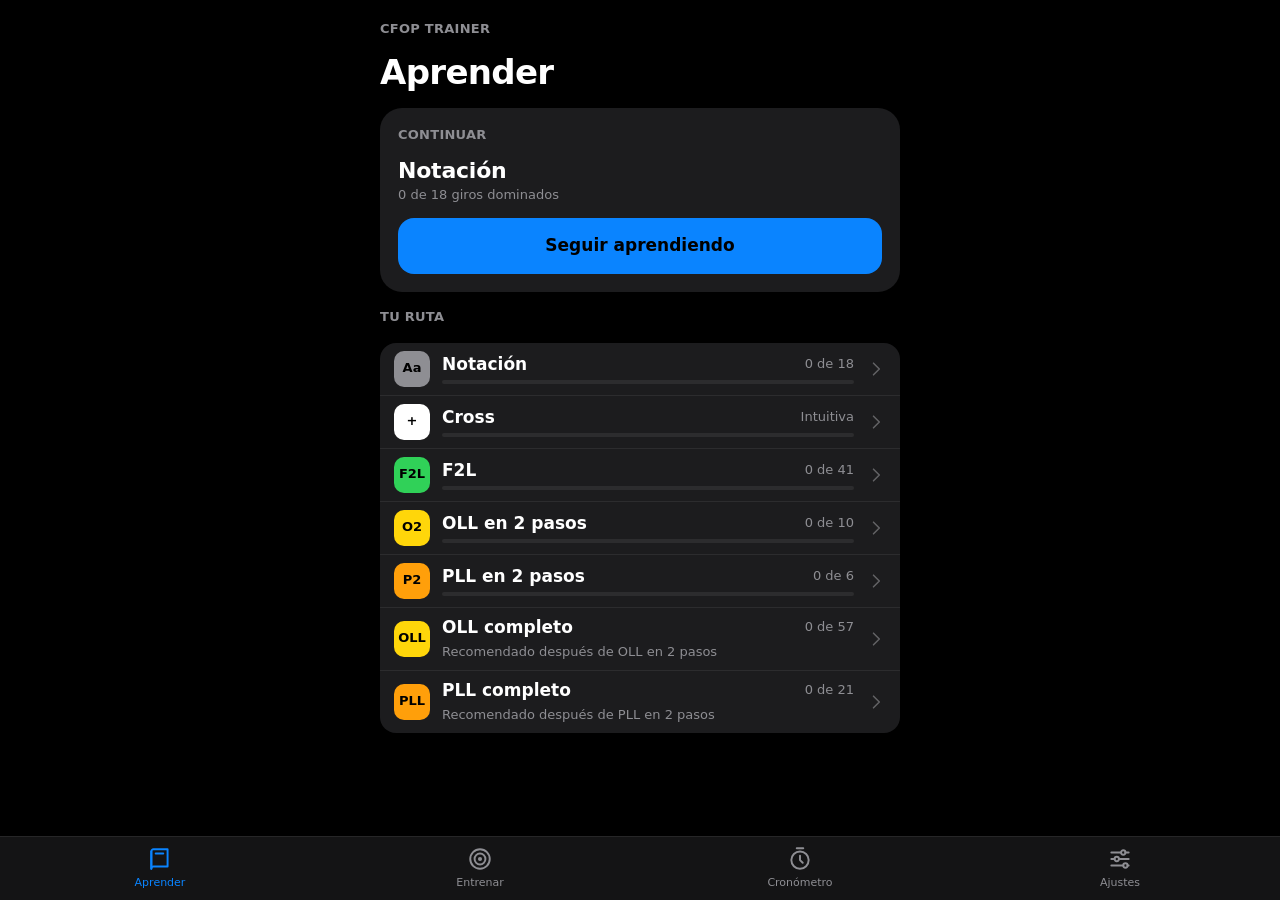
<file: index.html>
<!doctype html>
<html lang="es">
<head>
<meta charset="utf-8">
<meta name="viewport" content="width=device-width, initial-scale=1, viewport-fit=cover, user-scalable=no">
<meta name="theme-color" content="#000000">
<meta name="apple-mobile-web-app-capable" content="yes">
<meta name="mobile-web-app-capable" content="yes">
<meta name="apple-mobile-web-app-status-bar-style" content="black-translucent">
<meta name="apple-mobile-web-app-title" content="CFOP">
<title>CFOP Trainer</title>
<link rel="manifest" href="manifest.webmanifest">
<link rel="apple-touch-icon" href="icon-180.png">
<link rel="icon" type="image/png" href="icon-192.png">
<style>
:root{
  --bg:#000; --card:#1C1C1E; --card2:#2C2C2E; --line:#2C2C2E; --line2:#3A3A3C;
  --text:#fff; --muted:#8E8E93; --dim:#636366;
  --accent:#0A84FF; --accent-ink:#000; --gold:#FF9F0A; --red:#FF453A; --green:#30D158;
  --sat:env(safe-area-inset-top,0px); --sab:env(safe-area-inset-bottom,0px);
}
*{box-sizing:border-box;-webkit-tap-highlight-color:transparent}
html,body{margin:0;background:var(--bg);color:var(--text);
  font:17px/1.4 -apple-system,BlinkMacSystemFont,"SF Pro Text",system-ui,sans-serif;
  -webkit-font-smoothing:antialiased;overscroll-behavior-y:none}
button,input,select{font:inherit;color:inherit}
button{cursor:pointer}
a{color:var(--accent)}
.num{font-variant-numeric:tabular-nums}
.alg{font-weight:600;letter-spacing:.01em}
.card .chip{background:var(--card2)}
#app{min-height:100vh;min-height:100dvh}

.screen{padding:calc(var(--sat) + 20px) 20px calc(var(--sab) + 104px);display:flex;flex-direction:column;gap:16px;max-width:560px;margin:0 auto}
.screen.full{padding-bottom:calc(var(--sab) + 24px);min-height:100dvh}
.eyebrow{margin:0;font-size:13px;font-weight:600;letter-spacing:.02em;text-transform:uppercase;color:var(--muted)}
h1{margin:0;font-size:34px;line-height:1.1;font-weight:700;letter-spacing:-.02em}
h2{margin:0;font-size:22px;line-height:1.2;font-weight:700;letter-spacing:-.01em}
p{margin:0}
.muted{color:var(--muted)} .small{font-size:13px} .xs{font-size:11px}
.center{text-align:center}
.card{background:var(--card);border-radius:22px;padding:18px;display:flex;flex-direction:column;gap:14px}
.row{display:flex;justify-content:space-between;align-items:center;gap:12px}
.col{display:flex;flex-direction:column;gap:2px;min-width:0}
.grid2{display:grid;grid-template-columns:repeat(2,minmax(0,1fr));gap:10px}
.grid3{display:grid;grid-template-columns:repeat(3,minmax(0,1fr));gap:8px}
.stat{background:var(--card);border-radius:16px;padding:12px 14px;display:flex;flex-direction:column;gap:2px;min-width:0}
.stat b{font-size:20px;font-weight:700;letter-spacing:-.01em}
.stat span{font-size:13px;color:var(--muted)}

.btn{display:flex;align-items:center;justify-content:center;gap:8px;min-height:48px;padding:0 16px;border:0;border-radius:16px;
  background:var(--card2);color:var(--text);font-size:16px;font-weight:500;text-decoration:none;
  transition:transform .1s ease-out,opacity .1s ease-out;touch-action:manipulation}
.btn.primary{background:var(--accent);color:var(--accent-ink);font-weight:600;font-size:17px;min-height:56px}
.btn.big{min-height:62px;font-size:19px;border-radius:18px}
.btn.ghost{background:transparent;color:var(--accent);min-height:44px;padding:0 4px}
.btn.tint{background:var(--card);color:var(--accent)}
.btn.danger{background:transparent;color:var(--red);min-height:44px;padding:0;justify-content:flex-start}
.btn.sm{min-height:42px;font-size:15px;border-radius:12px;padding:0 12px;white-space:nowrap}
.btn:disabled{opacity:.4}
.iconbtn{width:44px;height:44px;border-radius:999px;border:0;background:var(--card);display:flex;align-items:center;justify-content:center;color:var(--text);flex:none;padding:0}
.pill{font-size:13px;font-weight:600;border-radius:999px;padding:5px 10px;background:var(--accent);color:var(--accent-ink)}
.chips{display:flex;gap:8px;flex-wrap:wrap}
.chip{font-size:16px;font-weight:600;border-radius:999px;padding:0 14px;min-height:44px;min-width:52px;border:0;background:var(--card);color:var(--text)}
.chip.on{background:#fff;color:#000}
.chip.done{color:var(--green)}

.seg{display:grid;grid-auto-flow:column;grid-auto-columns:minmax(0,1fr);gap:2px;background:var(--card);border-radius:10px;padding:2px}
.seg button{min-height:36px;border:0;border-radius:8px;background:transparent;font-size:14px;padding:0 4px}
.seg button.on{background:#48484A;font-weight:600}

.list{background:var(--card);border-radius:16px;padding:0 14px;display:flex;flex-direction:column}
.li{display:flex;align-items:center;gap:12px;min-height:52px;border:0;border-bottom:1px solid var(--line);background:transparent;text-align:left;width:100%;padding:8px 0;color:var(--text)}
.li:last-child{border-bottom:0}
.li .grow{flex:1;min-width:0;display:flex;flex-direction:column;gap:4px}
.sub{font-size:13px;color:var(--muted)}
.li .sub{display:block}
.li .chev{color:var(--dim);display:flex}
.badge{width:36px;height:36px;border-radius:10px;display:flex;align-items:center;justify-content:center;flex:none;font-weight:700;font-size:13px;color:#000}
.badge.off{background:var(--card2);color:var(--muted)}

.bar{height:4px;background:var(--card2);border-radius:999px;overflow:hidden}
.bar i{display:block;height:4px;background:var(--accent);transition:width .3s ease}

.banner{background:rgba(10,132,255,.14);border:1px solid rgba(10,132,255,.35);border-radius:18px;padding:12px 14px;display:flex;gap:12px;align-items:center}
.banner span{font-size:14px;color:#EBEBF5}

/* tab bar */
.tabbar{position:fixed;left:0;right:0;bottom:0;height:calc(64px + var(--sab));padding-bottom:var(--sab);
  background:rgba(28,28,30,.72);-webkit-backdrop-filter:blur(20px) saturate(180%);backdrop-filter:blur(20px) saturate(180%);
  border-top:1px solid rgba(255,255,255,.08);display:grid;grid-template-columns:repeat(4,1fr);z-index:10}
.tabbar button{border:0;background:transparent;display:flex;flex-direction:column;align-items:center;justify-content:center;gap:3px;font-size:11px;color:var(--muted)}
.tabbar button.on{color:var(--accent)}

/* nav */
.nav{display:flex;align-items:center;justify-content:space-between;min-height:44px;margin:-8px -4px 0}

/* sheet */
.scrim{position:fixed;inset:0;background:rgba(0,0,0,.5);z-index:20;animation:fade .2s ease-out}
.sheet{position:fixed;left:0;right:0;bottom:0;max-height:calc(100dvh - var(--sat) - 40px);overflow-y:auto;z-index:21;
  background:var(--card);border-radius:28px 28px 0 0;padding:10px 18px calc(var(--sab) + 24px);display:flex;flex-direction:column;gap:14px;
  max-width:560px;margin:0 auto;animation:up .32s cubic-bezier(.2,.9,.25,1)}
.sheet .grab{width:40px;height:5px;border-radius:999px;background:#48484A;align-self:center;flex:none}
.sheet .list{background:var(--card2)}
.sheet .li{border-bottom-color:var(--line2)}
.sheet .btn:not(.primary):not(.ghost):not(.danger){background:var(--card2)}
@keyframes up{from{transform:translateY(100%)}to{transform:none}}
@keyframes fade{from{opacity:0}to{opacity:1}}

.toast{position:fixed;left:50%;bottom:calc(var(--sab) + 84px);transform:translateX(-50%);background:#2C2C2E;color:#fff;padding:10px 16px;border-radius:14px;font-size:15px;z-index:40;animation:fade .2s;white-space:nowrap}

/* switch */
.switch{appearance:none;-webkit-appearance:none;width:51px;height:31px;border-radius:999px;background:#39393D;position:relative;flex:none;margin:0;transition:background .2s}
.switch::after{content:"";position:absolute;top:2px;left:2px;width:27px;height:27px;border-radius:999px;background:#fff;transition:transform .2s cubic-bezier(.34,1.56,.64,1)}
.switch:checked{background:var(--green)}
.switch:checked::after{transform:translateX(20px)}

/* cubo 3D */
.cubebox{position:relative;width:100%;height:280px;display:flex;align-items:center;justify-content:center;touch-action:none;user-select:none;-webkit-user-select:none}
.cubebox.sm{height:230px}
.cube-vp{width:100%;height:100%;perspective:900px;display:flex;align-items:center;justify-content:center;cursor:grab}
.cube-scene{position:relative;width:0;height:0;transform-style:preserve-3d}
.cubie{position:absolute;left:0;top:0;width:0;height:0;transform-style:preserve-3d}
.cface{position:absolute;left:calc(var(--s) / -2);top:calc(var(--s) / -2);width:var(--s);height:var(--s);background:#0b0b0c;backface-visibility:hidden;-webkit-backface-visibility:hidden;padding:calc(var(--s) * .06)}
.cface i{display:block;width:100%;height:100%;border-radius:calc(var(--s) * .14);background:transparent}
.cube-hint{position:absolute;bottom:4px;left:0;right:0;text-align:center;font-size:12px;color:var(--dim);pointer-events:none}

/* notación */
.bigmove{font-size:64px;line-height:1;font-weight:700;color:var(--accent);letter-spacing:-.02em}
.notegrid{display:grid;grid-template-columns:repeat(6,minmax(0,1fr));gap:6px}
.notegrid .chip{padding:0;min-width:0}
.tok{display:inline-flex;align-items:center;justify-content:center;min-width:40px;height:38px;padding:0 8px;border-radius:10px;background:var(--card2);font-weight:600;font-size:17px}
.qopts{display:grid;grid-template-columns:repeat(2,minmax(0,1fr));gap:10px}
.qopts .btn{min-height:68px;font-size:28px;font-weight:700}
.qopts .btn.ok{background:var(--green);color:#000}
.qopts .btn.bad{background:transparent;box-shadow:inset 0 0 0 2px var(--red);color:var(--red)}

/* cronómetro */
.scr{font-size:18px;line-height:1.6;word-spacing:4px}
.timer-big{font-size:88px;font-weight:200;letter-spacing:-.03em;line-height:1;font-variant-numeric:tabular-nums}
.timer-zone{-webkit-touch-callout:none;display:flex;flex-direction:column;align-items:center;justify-content:center;gap:8px;min-height:190px;border-radius:24px;touch-action:none;user-select:none;-webkit-user-select:none}
.timer-full{-webkit-touch-callout:none;position:fixed;inset:0;z-index:30;background:#000;display:flex;flex-direction:column;align-items:center;justify-content:center;gap:14px;touch-action:none;user-select:none;-webkit-user-select:none;padding:calc(var(--sat) + 20px) 20px calc(var(--sab) + 20px)}
.timer-full .timer-big{font-size:96px}
.timer-full.hold .timer-big{color:var(--red)}
.timer-full.ready .timer-big{color:var(--green)}
.timer-full.insp .timer-big{color:var(--gold)}
.timer-zone.hold .timer-big{color:var(--red)}
.timer-zone.ready .timer-big{color:var(--green)}

/* casos */
.thumbs{display:grid;grid-template-columns:repeat(3,minmax(0,1fr));gap:8px}
.thumb{position:relative;background:var(--card);border:0;border-radius:16px;padding:8px 4px 6px;display:flex;flex-direction:column;align-items:center;gap:2px;color:var(--text);font-size:12px;min-height:44px}
.card .thumb{background:var(--card2)}
.thumb span{color:var(--muted);font-variant-numeric:tabular-nums;line-height:1.2;text-align:center}
.thumb svg{max-width:100%;height:auto}
.sdot{position:absolute;top:7px;right:7px;width:9px;height:9px;border-radius:999px}
.sdot.static{position:static;display:inline-block}
.toks{display:flex;flex-wrap:wrap;gap:4px;justify-content:center}
.tok.auf{color:var(--muted);background:transparent;box-shadow:inset 0 0 0 1px var(--line2)}
.tok.done{color:var(--dim);background:transparent}
.tok.cur{background:var(--accent);color:#000}
button.timer-full{border:0;width:100%;color:var(--text);font:inherit;cursor:pointer}
.timer-full.insp .timer-big{color:var(--gold)}

/* respuesta al tocar (estilo iOS) */
.thumb{transition:transform .45s cubic-bezier(.34,1.56,.64,1),filter .3s ease}
.thumb.pressed{transform:scale(.95);filter:brightness(.8);transition:transform .08s ease-out,filter .08s}
.btn,.iconbtn,.chip,.tabbar button{transition:transform .45s cubic-bezier(.34,1.56,.64,1),filter .3s ease,opacity .3s ease,background-color .2s}
.btn.pressed,.iconbtn.pressed,.chip.pressed{transform:scale(.96);filter:brightness(.78);transition:transform .08s ease-out,filter .08s ease-out}
.btn.ghost.pressed,.btn.danger.pressed{transform:none;opacity:.45;filter:none}
.tabbar button.pressed{transform:scale(.88);opacity:.7;transition:transform .08s ease-out,opacity .08s}
.seg button{transition:background-color .2s ease,opacity .25s ease}
.seg button.pressed{opacity:.55;transition:opacity .05s}
.list .li{margin:0 -14px;padding-left:14px;padding-right:14px;width:calc(100% + 28px);transition:background-color .35s ease}
.li.pressed{background-color:rgba(255,255,255,.09);transition:background-color 0s}

/* transiciones entre pantallas (push/pop) */
@keyframes pushIn{from{transform:translateX(30%);opacity:0}to{transform:none;opacity:1}}
@keyframes pushOut{from{transform:none;opacity:1}to{transform:translateX(-14%);opacity:0}}
@keyframes popIn{from{transform:translateX(-14%);opacity:0}to{transform:none;opacity:1}}
@keyframes popOut{from{transform:none;opacity:1}to{transform:translateX(30%);opacity:0}}
@keyframes down{from{transform:none}to{transform:translateY(100%)}}
@keyframes fadeout{from{opacity:1}to{opacity:0}}
.tabbar{view-transition-name:tabbar}
::view-transition-group(tabbar){animation:none}
::view-transition-old(root),::view-transition-new(root){animation-duration:.2s}
html[data-nav=push]::view-transition-old(root){animation:pushOut .34s cubic-bezier(.2,.9,.25,1) both}
html[data-nav=push]::view-transition-new(root){animation:pushIn .4s cubic-bezier(.2,.9,.25,1) both}
html[data-nav=pop]::view-transition-old(root){animation:popOut .34s cubic-bezier(.2,.9,.25,1) both}
html[data-nav=pop]::view-transition-new(root){animation:popIn .4s cubic-bezier(.2,.9,.25,1) both}
.anim-push{animation:pushIn .4s cubic-bezier(.2,.9,.25,1) both}
.anim-pop{animation:popIn .4s cubic-bezier(.2,.9,.25,1) both}
.anim-fade{animation:fade .2s ease-out both}
.sheet.closing{animation:down .22s cubic-bezier(.4,0,1,1) forwards}
.scrim.closing{animation:fadeout .22s forwards}

@media (prefers-reduced-motion:reduce){
  .anim-push,.anim-pop{animation:fade .2s both}
  html[data-nav]::view-transition-old(root),html[data-nav]::view-transition-new(root){animation:none}
  .sheet.closing,.scrim.closing{animation:fadeout .15s forwards}
  .btn.pressed,.iconbtn.pressed,.chip.pressed,.tabbar button.pressed{transform:none}
  .sheet,.scrim,.toast{animation:fade .15s}
  .btn,.iconbtn,.bar i{transition:none}
}
@media (prefers-reduced-transparency:reduce){ .tabbar{background:#1C1C1E;backdrop-filter:none;-webkit-backdrop-filter:none} }

</style>
</head>
<body>
<div id="app"></div>
<script>
// CFOP Trainer — lógica pura (sin DOM). Se puede probar con node.
// Orientación de armado: U amarillo, D blanco, F verde, B azul, R naranjo, L rojo.
// Coordenadas: x hacia la derecha (R), y hacia arriba (U), z hacia el frente (F).

const COLORS = { U: '#FFD60A', D: '#FFFFFF', F: '#30D158', B: '#0A84FF', R: '#FF9F0A', L: '#FF453A' };
const FACE_NORMALS = { U: [0, 1, 0], D: [0, -1, 0], R: [1, 0, 0], L: [-1, 0, 0], F: [0, 0, 1], B: [0, 0, -1] };

// Cada movimiento: eje (0=x,1=y,2=z), capas afectadas (coordenada en ese eje)
// y cuartos de vuelta en sentido antihorario (regla de la mano derecha) para la versión "horaria".
const MOVE_DEFS = {
  R: { ax: 0, layers: [1], q: -1 }, L: { ax: 0, layers: [-1], q: 1 },
  U: { ax: 1, layers: [1], q: -1 }, D: { ax: 1, layers: [-1], q: 1 },
  F: { ax: 2, layers: [1], q: -1 }, B: { ax: 2, layers: [-1], q: 1 },
  M: { ax: 0, layers: [0], q: 1 }, E: { ax: 1, layers: [0], q: 1 }, S: { ax: 2, layers: [0], q: -1 },
  x: { ax: 0, layers: [-1, 0, 1], q: -1 }, y: { ax: 1, layers: [-1, 0, 1], q: -1 }, z: { ax: 2, layers: [-1, 0, 1], q: -1 },
  r: { ax: 0, layers: [0, 1], q: -1 }, l: { ax: 0, layers: [-1, 0], q: 1 },
  u: { ax: 1, layers: [0, 1], q: -1 }, d: { ax: 1, layers: [-1, 0], q: 1 },
  f: { ax: 2, layers: [0, 1], q: -1 }, b: { ax: 2, layers: [-1, 0], q: 1 },
};

function rotVec(v, ax, q) {
  let [x, y, z] = v;
  q = ((q % 4) + 4) % 4;
  for (let i = 0; i < q; i++) {
    if (ax === 0) [y, z] = [-z, y];
    else if (ax === 1) [z, x] = [-x, z];
    else [x, y] = [-y, x];
  }
  return [x, y, z];
}

function solved() {
  const st = [];
  for (const f of Object.keys(FACE_NORMALS)) {
    const n = FACE_NORMALS[f];
    const ax = n.findIndex(v => v !== 0);
    const others = [0, 1, 2].filter(i => i !== ax);
    for (const a of [-1, 0, 1]) for (const b of [-1, 0, 1]) {
      const p = [0, 0, 0];
      p[ax] = n[ax]; p[others[0]] = a; p[others[1]] = b;
      st.push({ p, n: n.slice(), c: f });
    }
  }
  return st;
}

// "R'" → {base:'R', turns:-1}; acepta ' ’ ′ y Rw como r
function parseMove(tok) {
  let t = tok.trim().replace(/[’′`]/g, "'");
  let m = /^([RLUDFBMESxyz])(w?)(2'|2|'|)$/.exec(t) || /^([rludfb])()(2'|2|'|)$/.exec(t);
  if (!m) throw new Error('Movimiento no válido: ' + tok);
  let base = m[1];
  if (m[2] === 'w') base = base.toLowerCase();
  const suf = m[3];
  const turns = suf === "'" ? -1 : (suf === '2' || suf === "2'") ? 2 : 1;
  return { base, turns, def: MOVE_DEFS[base] };
}

function parseAlg(alg) {
  return alg.trim().split(/\s+/).filter(Boolean).map(parseMove);
}

function moveToString(m) {
  return m.base + (m.turns === -1 ? "'" : m.turns === 2 ? '2' : '');
}

function applyMove(st, mv) {
  const m = typeof mv === 'string' ? parseMove(mv) : mv;
  const { ax, layers, q } = m.def;
  const qq = q * m.turns;
  return st.map(s => layers.includes(s.p[ax])
    ? { p: rotVec(s.p, ax, qq), n: rotVec(s.n, ax, qq), c: s.c }
    : s);
}

function applyAlg(st, alg) {
  for (const m of (typeof alg === 'string' ? parseAlg(alg) : alg)) st = applyMove(st, m);
  return st;
}

function invertAlg(alg) {
  return parseAlg(alg).reverse().map(m => moveToString({ base: m.base, turns: m.turns === 2 ? 2 : -m.turns })).join(' ');
}

function key(s) { return s.p.join(',') + '|' + s.n.join(','); }
function stateMap(st) { const m = {}; for (const s of st) m[key(s)] = s.c; return m; }
function sameState(a, b) {
  const ma = stateMap(a), mb = stateMap(b);
  return Object.keys(ma).every(k => ma[k] === mb[k]);
}
function isSolved(st) {
  // resuelto si cada cara tiene un solo color (admite cubo girado)
  const byFace = {};
  for (const s of st) { const k = s.n.join(','); (byFace[k] = byFace[k] || new Set()).add(s.c); }
  return Object.values(byFace).every(set => set.size === 1);
}

// Mezcla aleatoria de caras (sin repetir cara ni A B A con caras opuestas)
const OPP = { U: 'D', D: 'U', R: 'L', L: 'R', F: 'B', B: 'F' };
function scramble(len = 20, rnd = Math.random) {
  const faces = 'UDRLFB', sufs = ['', "'", '2'];
  const out = [];
  while (out.length < len) {
    const f = faces[Math.floor(rnd() * 6)];
    const last = out[out.length - 1], prev = out[out.length - 2];
    if (last && last[0] === f) continue;
    if (last && prev && OPP[f] === last[0] && prev[0] === f) continue;
    out.push(f + sufs[Math.floor(rnd() * 3)]);
  }
  return out.join(' ');
}

// ---- Tiempos (ms). penalty: 0 | 2 (+2) | 'dnf'
function effTime(s) {
  if (s.penalty === 'dnf') return Infinity;
  return s.ms + (s.penalty === 2 ? 2000 : 0);
}
function fmtTime(ms) {
  if (ms === Infinity) return 'DNF';
  if (ms == null || isNaN(ms)) return '—';
  const cs = Math.floor(ms / 10);
  const m = Math.floor(cs / 6000), s = Math.floor((cs % 6000) / 100), c = cs % 100;
  const cc = String(c).padStart(2, '0');
  return m > 0 ? `${m}:${String(s).padStart(2, '0')},${cc}` : `${s},${cc}`;
}
function fmtSolve(s) {
  if (s.penalty === 'dnf') return 'DNF';
  return fmtTime(effTime(s)) + (s.penalty === 2 ? '+' : '');
}
// Promedio de n (WCA): se quitan el mejor y el peor (5% en ambos extremos, mínimo 1)
function avgOf(solves, n) {
  if (solves.length < n) return null;
  const t = solves.slice(0, n).map(effTime).sort((a, b) => a - b);
  const cut = Math.max(1, Math.ceil(n * 0.05));
  const mid = t.slice(cut, n - cut);
  if (mid.some(v => v === Infinity)) return Infinity;
  return mid.reduce((a, b) => a + b, 0) / mid.length;
}
function bestOf(solves) {
  let b = null;
  for (const s of solves) { const e = effTime(s); if (e !== Infinity && (b === null || e < b)) b = e; }
  return b;
}
function bestAvg(solves, n) {
  let best = null;
  for (let i = 0; i + n <= solves.length; i++) {
    const a = avgOf(solves.slice(i), n);
    if (a !== null && a !== Infinity && (best === null || a < best)) best = a;
  }
  return best;
}

// ---- Notación
const FACE_MOVES = ['R', 'L', 'U', 'D', 'F', 'B'];
const NOTATION_GROUPS = [
  { id: 'caras', title: 'Caras', moves: FACE_MOVES },
  { id: 'medio', title: 'Capas del medio', moves: ['M', 'E', 'S'] },
  { id: 'giros', title: 'Girar el cubo completo', moves: ['x', 'y', 'z'] },
  { id: 'dobles', title: 'Dos capas (minúscula o w)', moves: ['r', 'l', 'u', 'd', 'f', 'b'] },
];
const MOVE_INFO = {
  R: ['Derecha', 'Gira la cara derecha en sentido horario, mirándola de frente: la columna derecha sube.'],
  L: ['Izquierda', 'Gira la cara izquierda en sentido horario, mirándola de frente: la columna izquierda baja.'],
  U: ['Arriba', 'Gira la cara de arriba en sentido horario, mirándola desde arriba: la fila de adelante se va hacia la izquierda.'],
  D: ['Abajo', 'Gira la cara de abajo en sentido horario, mirándola desde abajo: la fila de adelante se va hacia la derecha.'],
  F: ['Frente', 'Gira la cara del frente en sentido horario, como un volante hacia la derecha.'],
  B: ['Atrás', 'Gira la cara de atrás en sentido horario, mirándola desde atrás: la fila de arriba se va hacia la izquierda.'],
  M: ['Medio (M)', 'La capa del medio entre R y L. Gira igual que L: la columna del medio baja.'],
  E: ['Ecuador (E)', 'La capa horizontal del medio. Gira igual que D: la fila del medio se va hacia la derecha.'],
  S: ['Standing (S)', 'La capa del medio entre F y B. Gira igual que F.'],
  x: ['Girar en x', 'Gira el cubo completo igual que R: el frente pasa a ser la cara de arriba.'],
  y: ['Girar en y', 'Gira el cubo completo igual que U: la cara derecha pasa al frente.'],
  z: ['Girar en z', 'Gira el cubo completo igual que F: la cara de arriba pasa a la derecha.'],
  r: ['Doble derecha', 'Las dos capas de la derecha juntas (R más la del medio). También se escribe Rw.'],
  l: ['Doble izquierda', 'Las dos capas de la izquierda juntas (L más la del medio). También se escribe Lw.'],
  u: ['Doble arriba', 'Las dos capas de arriba juntas (U más la del medio). También se escribe Uw.'],
  d: ['Doble abajo', 'Las dos capas de abajo juntas (D más la del medio). También se escribe Dw.'],
  f: ['Doble frente', 'Las dos capas del frente juntas (F más la del medio). También se escribe Fw.'],
  b: ['Doble atrás', 'Las dos capas de atrás juntas (B más la del medio). También se escribe Bw.'],
};
function suffixText(suf) {
  return suf === "'" ? 'Al revés: sentido antihorario.' : suf === '2' ? 'Media vuelta (180°). Da lo mismo el sentido.' : 'Sentido horario.';
}
function allVariants(moves) { const out = []; for (const m of moves) out.push(m, m + "'", m + '2'); return out; }

// Opciones confundibles para la práctica: mismo movimiento al revés, cara opuesta, etc.
function quizOptions(move, pool, rnd = Math.random) {
  const m = parseMove(move);
  const base = m.base, suf = move.slice(base.length);
  const cands = new Set();
  const inv = suf === "'" ? '' : suf === '2' ? "'" : "'";
  cands.add(base + inv);
  const opp = { R: 'L', L: 'R', U: 'D', D: 'U', F: 'B', B: 'F', M: 'L', E: 'D', S: 'F', x: 'R', y: 'U', z: 'F', r: 'R', l: 'L', u: 'U', d: 'D', f: 'F', b: 'B' }[base];
  if (opp) cands.add(opp + suf);
  if (opp) cands.add(opp + inv);
  for (const p of pool) if (cands.size < 8) cands.add(p);
  cands.delete(move);
  const arr = [...cands];
  for (let i = arr.length - 1; i > 0; i--) { const j = Math.floor(rnd() * (i + 1)); [arr[i], arr[j]] = [arr[j], arr[i]]; }
  const opts = [move, ...arr.slice(0, 3)];
  for (let i = opts.length - 1; i > 0; i--) { const j = Math.floor(rnd() * (i + 1)); [opts[i], opts[j]] = [opts[j], opts[i]]; }
  return opts;
}

// Un movimiento está "dominado" con 3 aciertos seguidos
function moveMastered(rec) { return !!rec && rec.streak >= 3; }


// ---- Casos: estado inicial a partir del algoritmo (admite algoritmos que terminan con el cubo girado)
const ROTATIONS = ['', 'y', 'y2', "y'", 'x', 'x y', 'x y2', "x y'", 'x2', 'x2 y', 'x2 y2', "x2 y'", "x'", "x' y", "x' y2", "x' y'", 'z', 'z y', 'z y2', "z y'", "z'", "z' y", "z' y2", "z' y'"];
function faceOfNormal(n) { for (const f in FACE_NORMALS) if (FACE_NORMALS[f].join() === n.join()) return f; }
function centersHome(st) { return st.every(s => (s.p[0] !== 0) + (s.p[1] !== 0) + (s.p[2] !== 0) !== 1 || faceOfNormal(s.n) === s.c); }
const _caseCache = {};
const UPOW = ['', 'U', 'U2', "U'"];
function caseState(alg, k = 0) {
  const key = alg + '#' + k;
  if (_caseCache[key]) return _caseCache[key];
  const inv = invertAlg(alg);
  for (const r of ROTATIONS) {
    const t = applyAlg(solved(), [UPOW[k], r, inv].filter(Boolean).join(' '));
    if (centersHome(t)) return (_caseCache[key] = t);
  }
  return (_caseCache[key] = applyAlg(solved(), inv));
}
function displacedTop(st) {
  const g = {}; for (const s of st) if (s.p[1] === 1) { const k = s.p.join(','); (g[k] = g[k] || []).push(s); }
  let n = 0;
  for (const k in g) { if (g[k].length === 1) continue; if (g[k].some(s => s.c !== faceOfNormal(s.n))) n++; }
  return n;
}
// Para PLL se eligen los giros de U antes y después que dejan el diagrama más simple (como en las guías)
const _setupCache = {};
function caseSetup(c) {
  if (_setupCache[c.id]) return _setupCache[c.id];
  let best = { state: caseState(c.alg), pre: '', post: '', score: Infinity };
  if (c.set === 'pll' || c.set === 'pll2') {
    for (let k = 0; k < 4; k++) for (let j = 0; j < 4; j++) {
      let st = caseState(c.alg, k);
      if (j) st = applyAlg(st, UPOW[j]);
      const score = displacedTop(st) * 10 + (j ? 1 : 0) + (k ? 1 : 0);
      if (score < best.score) best = { state: st, pre: j ? invertAlg(UPOW[j]) : '', post: k ? invertAlg(UPOW[k]) : '', score };
    }
  }
  best.full = [best.pre, c.alg, best.post].filter(Boolean).join(' ');
  return (_setupCache[c.id] = best);
}

// Quita los giros de cubo (x, y, z) reescribiendo los movimientos siguientes; sirve para "preparar el caso"
function stripRotations(alg) {
  const I = [[1, 0, 0], [0, 1, 0], [0, 0, 1]];
  let M = I.map(r => r.slice()); // columnas: dirección en el espacio de cada eje del que sostiene el cubo
  const col = (A, j) => [A[0][j], A[1][j], A[2][j]];
  const mul = (A, B) => A.map((r, i) => [0, 1, 2].map(j => r[0] * B[0][j] + r[1] * B[1][j] + r[2] * B[2][j]));
  const rotMat = (ax, q) => { const c = [0, 1, 2].map(j => rotVec(col(I, j), ax, q)); return [0, 1, 2].map(i => [c[0][i], c[1][i], c[2][i]]); };
  const out = [];
  for (const m of parseAlg(alg)) {
    const { ax, layers, q } = m.def;
    if (layers.length === 3) { M = mul(M, rotMat(ax, -q * m.turns)); continue; }
    const v = col(M, ax); const sax = v.findIndex(x => x !== 0), sg = v[sax];
    const L2 = layers.map(l => l * sg).sort().join(',');
    const qq = q * m.turns * sg;
    const base = Object.keys(MOVE_DEFS).find(b => MOVE_DEFS[b].ax === sax && MOVE_DEFS[b].layers.slice().sort().join(',') === L2);
    let t = ((qq / MOVE_DEFS[base].q) % 4 + 4) % 4;
    out.push(base + (t === 1 ? '' : t === 2 ? '2' : "'"));
  }
  return out.join(' ');
}
function simplify(alg) {
  const ms = parseAlg(alg); const out = [];
  for (const m of ms) {
    const last = out[out.length - 1];
    if (last && last.base === m.base) {
      const t = ((last.turns + m.turns) % 4 + 4) % 4;
      out.pop(); if (t) out.push({ base: m.base, turns: t === 3 ? -1 : t, def: m.def });
    } else out.push(m);
  }
  return out.map(moveToString).join(' ');
}
// Movimientos para dejar el caso desde un cubo armado (con un giro de U al azar)
function practiceSetup(c, extraU = 0) {
  const su = caseSetup(c);
  const seq = stripRotations(invertAlg(su.full)) + (extraU ? ' ' + UPOW[extraU] : '');
  const state = applyAlg(solved(), seq);
  return { moves: simplify(seq), state, pre: extraU ? invertAlg(UPOW[extraU]) : '' };
}

// ---- Máscaras de color (qué stickers se muestran grises)
const GRAY = '#48484A';
function pieceColorMap(st) { const g = {}; for (const s of st) { const k = s.p.join(','); (g[k] = g[k] || []).push(s.c); } return g; }
function maskColor(mode, s, pieceCols) {
  const hasU = pieceCols.includes('U');
  const isCorner = pieceCols.length === 3, isEdge = pieceCols.length === 2;
  if (mode === 'f2l') {
    const k = pieceCols.slice().sort().join('');
    if (hasU && k !== 'DFR' && k !== 'FR') return GRAY;
    return COLORS[s.c];
  }
  if (mode === 'oll' || mode === 'olledge') {
    if (!hasU) return COLORS[s.c];
    if (mode === 'olledge' && isCorner) return GRAY;
    return s.c === 'U' ? COLORS.U : GRAY;
  }
  if (mode === 'pllcorner') {
    if (hasU && isEdge) return s.c === 'U' ? COLORS.U : GRAY;
    return COLORS[s.c];
  }
  if (mode === 'cross') {
    // solo la cruz blanca y los centros
    const k = pieceCols.slice().sort().join('');
    if (pieceCols.length === 1) return COLORS[s.c];
    if (isEdge && pieceCols.includes('D')) return COLORS[s.c];
    return GRAY;
  }
  return COLORS[s.c];
}
function maskedColors(st, mode) {
  const g = pieceColorMap(st);
  return st.map(s => maskColor(mode, s, g[s.p.join(',')]));
}
const MASK_OF_SET = { f2l: 'f2l', oll: 'oll', oll2: 'oll', pll: null, pll2: null };
function caseMask(c) { return c.mask || MASK_OF_SET[c.set] || null; }

// ---- Diagramas SVG (texto), sin DOM
function isoSVG(st, mode, size = 96) {
  const cols = maskedColors(st, mode);
  const c30 = Math.cos(Math.PI / 6);
  const proj = (x, y, z) => [(x - z) * c30, (x + z) * 0.5 - y];
  const polys = [];
  st.forEach((s, i) => {
    const n = s.n;
    if (!((n[1] === 1) || (n[0] === 1) || (n[2] === 1))) return;
    const ax = n.findIndex(v => v !== 0);
    const center = s.p.slice(); center[ax] = 1.5;
    const t = [0, 1, 2].filter(j => j !== ax);
    const h = 0.43;
    const pts = [[-h, -h], [h, -h], [h, h], [-h, h]].map(([a, b]) => { const q = center.slice(); q[t[0]] += a; q[t[1]] += b; return proj(q[0], q[1], q[2]); });
    polys.push({ pts, col: cols[i], shade: n[1] === 1 ? 1 : n[2] === 1 ? 0.86 : 0.72 });
  });
  const minx = -1.5 * 2 * c30 - 0.25, maxx = 1.5 * 2 * c30 + 0.25, miny = -1.5 * 1 - 1.5 - 0.25, maxy = 1.5 + 1.5 + 0.25;
  const sc = size / (maxx - minx), H = (maxy - miny) * sc;
  const T = ([x, y]) => `${((x - minx) * sc).toFixed(1)},${((y - miny) * sc).toFixed(1)}`;
  const body = [proj(-1.5, 1.5, -1.5), proj(1.5, 1.5, -1.5), proj(1.5, -1.5, -1.5), proj(1.5, -1.5, 1.5), proj(-1.5, -1.5, 1.5), proj(-1.5, 1.5, 1.5)];
  let out = `<svg width="${size}" height="${H.toFixed(0)}" viewBox="0 0 ${size} ${H.toFixed(0)}" aria-hidden="true"><polygon points="${body.map(T).join(' ')}" fill="#0b0b0c"/>`;
  for (const p of polys) out += `<polygon points="${p.pts.map(T).join(' ')}" fill="${p.col}" style="filter:brightness(${p.shade})" stroke="#0b0b0c" stroke-width="0.6" stroke-linejoin="round"/>`;
  return out + '</svg>';
}

// Vista desde arriba (OLL/PLL): cara U + franjas laterales; PLL con flechas
function topSVG(st, mode, size = 96, arrows = false) {
  const cols = maskedColors(st, mode);
  const cell = size / 4.2, pad = cell * 0.6, gap = cell * 0.08;
  const X = x => pad + (x + 1) * cell, Y = z => pad + (z + 1) * cell;
  let out = `<svg width="${size}" height="${size}" viewBox="0 0 ${size} ${size}" aria-hidden="true">`;
  st.forEach((s, i) => {
    if (s.p[1] !== 1) return;
    const [nx, ny, nz] = s.n; const [x, , z] = s.p;
    const col = cols[i];
    if (ny === 1) out += `<rect x="${(X(x) + gap).toFixed(1)}" y="${(Y(z) + gap).toFixed(1)}" width="${(cell - 2 * gap).toFixed(1)}" height="${(cell - 2 * gap).toFixed(1)}" rx="${(cell * .14).toFixed(1)}" fill="${col}"/>`;
    else {
      const th = pad * 0.55;
      let rx, ry, w, h;
      if (nz === 1) { rx = X(x) + gap; ry = Y(1) + cell + gap; w = cell - 2 * gap; h = th; }
      else if (nz === -1) { rx = X(x) + gap; ry = Y(-1) - gap - th; w = cell - 2 * gap; h = th; }
      else if (nx === 1) { rx = X(1) + cell + gap; ry = Y(z) + gap; w = th; h = cell - 2 * gap; }
      else { rx = X(-1) - gap - th; ry = Y(z) + gap; w = th; h = cell - 2 * gap; }
      out += `<rect x="${rx.toFixed(1)}" y="${ry.toFixed(1)}" width="${w.toFixed(1)}" height="${h.toFixed(1)}" rx="${(th * .3).toFixed(1)}" fill="${col}"/>`;
    }
  });
  if (arrows) out += pllArrows(st, mode, X, Y, cell);
  return out + '</svg>';
}
function pllArrows(st, mode, X, Y, cell) {
  // a dónde tiene que ir cada pieza de la capa de arriba
  const g = {}; for (const s of st) if (s.p[1] === 1) { const k = s.p.join(','); (g[k] = g[k] || []).push(s); }
  const S0 = solved(); const home = {};
  for (const s of S0) if (s.p[1] === 1) { const k = s.p.join(','); (home[k] = home[k] || []).push(s.c); }
  const homeOf = cs => { const key = cs.slice().sort().join(''); for (const k in home) if (home[k].slice().sort().join('') === key) return k; };
  const moves = [];
  for (const k in g) {
    const cs = g[k].map(s => s.c); if (cs.length === 1) continue;
    if (mode === 'pllcorner' && cs.length === 2) continue;
    const h = homeOf(cs); if (h !== k) moves.push([k, h]);
  }
  const done = new Set(); let out = '';
  const c = k => { const [x, , z] = k.split(',').map(Number); return [X(x) + cell / 2, Y(z) + cell / 2]; };
  for (const [a, b] of moves) {
    const id = a + '>' + b; if (done.has(id)) continue;
    const both = moves.some(([p, q]) => p === b && q === a);
    if (both) done.add(b + '>' + a);
    done.add(id);
    let [x1, y1] = c(a), [x2, y2] = c(b);
    const dx = x2 - x1, dy = y2 - y1, len = Math.hypot(dx, dy), ux = dx / len, uy = dy / len, sh = cell * 0.22;
    x1 += ux * sh; y1 += uy * sh; x2 -= ux * sh; y2 -= uy * sh;
    const head = (x, y, vx, vy) => { const s = cell * 0.2; return `<polygon points="${(x).toFixed(1)},${(y).toFixed(1)} ${(x - vx * s - vy * s * .7).toFixed(1)},${(y - vy * s + vx * s * .7).toFixed(1)} ${(x - vx * s + vy * s * .7).toFixed(1)},${(y - vy * s - vx * s * .7).toFixed(1)}" fill="#000"/>`; };
    out += `<line x1="${x1.toFixed(1)}" y1="${y1.toFixed(1)}" x2="${x2.toFixed(1)}" y2="${y2.toFixed(1)}" stroke="#000" stroke-width="${(cell * .09).toFixed(1)}" stroke-linecap="round"/>` + head(x2, y2, ux, uy) + (both ? head(x1, y1, -ux, -uy) : '');
  }
  return out;
}
function caseSVG(c, size = 96) {
  const st = caseSetup(c).state;
  if (c.set === 'f2l') return isoSVG(st, 'f2l', size);
  const isPll = c.set === 'pll' || c.set === 'pll2';
  return topSVG(st, caseMask(c), size, isPll);
}

// ---- Cruz: tabla de distancias (BFS sobre las 4 aristas blancas)
const CROSS = (() => {
  // 24 "lugares" = 12 aristas x 2 stickers; cada arista blanca se describe por dónde está su sticker blanco
  const S0 = solved();
  const edgeStk = S0.filter(s => (s.p[0] !== 0) + (s.p[1] !== 0) + (s.p[2] !== 0) === 2);
  const keyOf = s => s.p.join(',') + '|' + s.n.join(',');
  const slots = edgeStk.map(keyOf); const slotIdx = {}; slots.forEach((k, i) => slotIdx[k] = i);
  const faceMoves = []; for (const f of 'UDRLFB') for (const suf of ['', "'", '2']) faceMoves.push(f + suf);
  const table = faceMoves.map(m => {
    const pm = parseMove(m), { ax, layers, q } = pm.def, qq = q * pm.turns;
    return edgeStk.map(s => layers.includes(s.p[ax]) ? slotIdx[rotVec(s.p, ax, qq).join(',') + '|' + rotVec(s.n, ax, qq).join(',')] : slotIdx[keyOf(s)]);
  });
  const partners = ['F', 'R', 'B', 'L'];
  function stateOf(st) {
    const byPos = {}; for (const s of st) { const k = s.p.join(','); (byPos[k] = byPos[k] || []).push(s); }
    return partners.map(c => {
      for (const k in byPos) { const g = byPos[k]; if (g.length === 2 && g.some(s => s.c === 'D') && g.some(s => s.c === c)) return slotIdx[keyOf(g.find(s => s.c === 'D'))]; }
    });
  }
  const enc = a => ((a[0] * 24 + a[1]) * 24 + a[2]) * 24 + a[3];
  let dist = null;
  function build() {
    if (dist) return dist;
    dist = new Int8Array(331776).fill(-1);
    const start = stateOf(S0); dist[enc(start)] = 0;
    let frontier = [start];
    for (let d = 0; frontier.length; d++) {
      const nf = [];
      for (const s of frontier) for (const t of table) {
        const n = [t[s[0]], t[s[1]], t[s[2]], t[s[3]]], e = enc(n);
        if (dist[e] < 0) { dist[e] = d + 1; nf.push(n); }
      }
      frontier = nf;
    }
    return dist;
  }
  function solutions(st, limit = 3) {
    const D = build(); const s0 = stateOf(st); const res = [];
    const path = [];
    (function rec(s, last) {
      if (res.length >= limit) return;
      const d = D[enc(s)];
      if (d === 0) { res.push(path.join(' ')); return; }
      for (let i = 0; i < table.length; i++) {
        const m = faceMoves[i]; if (last && last[0] === m[0]) continue;
        const t = table[i], n = [t[s[0]], t[s[1]], t[s[2]], t[s[3]]];
        if (D[enc(n)] === d - 1) { path.push(m); rec(n, m); path.pop(); if (res.length >= limit) return; }
      }
    })(s0, null);
    return res;
  }
  function optimal(st) { return build()[enc(stateOf(st))]; }
  return { build, solutions, optimal };
})();
function crossScramble(level, rnd = Math.random) {
  const ok = { facil: d => d <= 4, normal: d => d === 5 || d === 6, dificil: d => d >= 7 }[level] || (() => true);
  for (let i = 0; i < 400; i++) {
    const scr = scramble(20, rnd); const st = applyAlg(solved(), scr); const d = CROSS.optimal(st);
    if (ok(d)) return { scr, st, opt: d };
  }
  const scr = scramble(20, rnd); const st = applyAlg(solved(), scr); return { scr, st, opt: CROSS.optimal(st) };
}

// ---- Repetición espaciada (cajas de Leitner)
const DAY = 86400000;
const BOX_DAYS = [0, 1, 2, 4, 7, 14, 30];
function srUpdate(rec, ok, now = Date.now()) {
  rec = Object.assign({ st: 'aprendiendo', box: 0, due: 0, n: 0, ok: 0 }, rec || {});
  rec.n++;
  if (ok) { rec.ok++; rec.box = Math.min(BOX_DAYS.length - 1, rec.box + 1); }
  else rec.box = Math.max(0, rec.box - 2);
  rec.due = now + BOX_DAYS[rec.box] * DAY - (ok ? 0 : 0);
  if (rec.st === 'por aprender') rec.st = 'aprendiendo';
  if (ok && rec.box >= 4) rec.st = 'dominado';
  if (!ok && rec.st === 'dominado') rec.st = 'aprendiendo';
  return rec;
}
function isDue(rec, now = Date.now()) { return !!rec && rec.st !== 'por aprender' && (rec.due || 0) <= now; }

const Logic = {
  COLORS, FACE_NORMALS, MOVE_DEFS, rotVec, solved, parseMove, parseAlg, moveToString, applyMove, applyAlg,
  invertAlg, sameState, isSolved, scramble, effTime, fmtTime, fmtSolve, avgOf, bestOf, bestAvg,
  FACE_MOVES, NOTATION_GROUPS, MOVE_INFO, suffixText, allVariants, quizOptions, moveMastered,
  caseState, caseSetup, stripRotations, simplify, practiceSetup, centersHome, maskedColors, caseMask, isoSVG, topSVG, caseSVG, CROSS, crossScramble, srUpdate, isDue, BOX_DAYS, GRAY,
};
if (typeof module !== 'undefined') module.exports = Logic;

// Casos verificados con el simulador (tools/verify.js). Generado por tools/gen_cases.js (node tools/gen_cases.js)
const CASES = [{"id":"f2l-1","set":"f2l","group":"Arriba, con el blanco al costado","name":"Caso 1","alg":"F' U' F"},
{"id":"f2l-2","set":"f2l","group":"Arriba, con el blanco al costado","name":"Caso 2","alg":"R U R'"},
{"id":"f2l-3","set":"f2l","group":"Arriba, con el blanco al costado","name":"Caso 3","alg":"U R U' R'"},
{"id":"f2l-4","set":"f2l","group":"Arriba, con el blanco al costado","name":"Caso 4","alg":"U' F' U F"},
{"id":"f2l-5","set":"f2l","group":"Arriba, con el blanco al costado","name":"Caso 5","alg":"R U' R' U2 F' U' F"},
{"id":"f2l-6","set":"f2l","group":"Arriba, con el blanco al costado","name":"Caso 6","alg":"U' R U R' U2 R U' R'"},
{"id":"f2l-7","set":"f2l","group":"Arriba, con el blanco al costado","name":"Caso 7","alg":"U F' U' F U2 F' U F"},
{"id":"f2l-8","set":"f2l","group":"Arriba, con el blanco al costado","name":"Caso 8","alg":"U' R U2 R' U2 R U' R'"},
{"id":"f2l-9","set":"f2l","group":"Arriba, con el blanco al costado","name":"Caso 9","alg":"U F' U2 F U2 F' U F"},
{"id":"f2l-10","set":"f2l","group":"Arriba, con el blanco al costado","name":"Caso 10","alg":"U' R U' R' U F' U' F"},
{"id":"f2l-11","set":"f2l","group":"Arriba, con el blanco al costado","name":"Caso 11","alg":"U' R U R' U R U R'"},
{"id":"f2l-12","set":"f2l","group":"Arriba, con el blanco al costado","name":"Caso 12","alg":"U' R U2 R' U F' U' F"},
{"id":"f2l-13","set":"f2l","group":"Arriba, con el blanco al costado","name":"Caso 13","alg":"U F' U F U' F' U' F"},
{"id":"f2l-14","set":"f2l","group":"Arriba, con el blanco al costado","name":"Caso 14","alg":"U' R U' R' U R U R'"},
{"id":"f2l-15","set":"f2l","group":"Arriba, con el blanco al costado","name":"Caso 15","alg":"R U' R' U R U' R' U2 R U' R'"},
{"id":"f2l-16","set":"f2l","group":"Arriba, con el blanco al costado","name":"Caso 16","alg":"R' D' R U' R' D R U R U' R'"},
{"id":"f2l-17","set":"f2l","group":"Arriba, con el blanco hacia arriba","name":"Caso 17","alg":"R U2 R' U' R U R'"},
{"id":"f2l-18","set":"f2l","group":"Arriba, con el blanco hacia arriba","name":"Caso 18","alg":"F' U2 F U F' U' F"},
{"id":"f2l-19","set":"f2l","group":"Arriba, con el blanco hacia arriba","name":"Caso 19","alg":"U R U2 R' U R U' R'"},
{"id":"f2l-20","set":"f2l","group":"Arriba, con el blanco hacia arriba","name":"Caso 20","alg":"U' F' U2 F U' F' U F"},
{"id":"f2l-21","set":"f2l","group":"Arriba, con el blanco hacia arriba","name":"Caso 21","alg":"U2 R U R' U R U' R'"},
{"id":"f2l-22","set":"f2l","group":"Arriba, con el blanco hacia arriba","name":"Caso 22","alg":"U2 F' U' F U' F' U F"},
{"id":"f2l-23","set":"f2l","group":"Arriba, con el blanco hacia arriba","name":"Caso 23","alg":"U R U' R' U' R U' R' U R U' R'"},
{"id":"f2l-24","set":"f2l","group":"Arriba, con el blanco hacia arriba","name":"Caso 24","alg":"U' F' U F U F' U F U' F' U F"},
{"id":"f2l-25","set":"f2l","group":"Esquina arriba, arista en su lugar","name":"Caso 25","alg":"R U' R' F' U2 F"},
{"id":"f2l-26","set":"f2l","group":"Esquina arriba, arista en su lugar","name":"Caso 26","alg":"U' R U' R' U2 R U' R'"},
{"id":"f2l-27","set":"f2l","group":"Esquina arriba, arista en su lugar","name":"Caso 27","alg":"U R U R' U2 R U R'"},
{"id":"f2l-28","set":"f2l","group":"Esquina arriba, arista en su lugar","name":"Caso 28","alg":"U2 R U' R' U' F' U' F"},
{"id":"f2l-29","set":"f2l","group":"Esquina arriba, arista en su lugar","name":"Caso 29","alg":"U F' U' F U' R U R'"},
{"id":"f2l-30","set":"f2l","group":"Esquina arriba, arista en su lugar","name":"Caso 30","alg":"R U R' U' R U R' U' R U R'"},
{"id":"f2l-31","set":"f2l","group":"Esquina abajo, arista arriba","name":"Caso 31","alg":"R U' R' F' U' F"},
{"id":"f2l-32","set":"f2l","group":"Esquina abajo, arista arriba","name":"Caso 32","alg":"R U' R' U R U' R'"},
{"id":"f2l-33","set":"f2l","group":"Esquina abajo, arista arriba","name":"Caso 33","alg":"F' U F U' F' U F"},
{"id":"f2l-34","set":"f2l","group":"Esquina abajo, arista arriba","name":"Caso 34","alg":"R U R' U' R U R'"},
{"id":"f2l-35","set":"f2l","group":"Esquina abajo, arista arriba","name":"Caso 35","alg":"U' R' F R F' R U R'"},
{"id":"f2l-36","set":"f2l","group":"Esquina abajo, arista arriba","name":"Caso 36","alg":"U R U' R' F R' F' R"},
{"id":"f2l-37","set":"f2l","group":"Las dos en su lugar","name":"Caso 37","alg":"R F U R U' R' F' U' R'"},
{"id":"f2l-38","set":"f2l","group":"Las dos en su lugar","name":"Caso 38","alg":"R U F R U R' U' F' R'"},
{"id":"f2l-39","set":"f2l","group":"Las dos en su lugar","name":"Caso 39","alg":"R U' R' U' R U R' U2 R U' R'"},
{"id":"f2l-40","set":"f2l","group":"Las dos en su lugar","name":"Caso 40","alg":"R U' R' U R U2 R' U R U' R'"},
{"id":"f2l-41","set":"f2l","group":"Las dos en su lugar","name":"Caso 41","alg":"R' F R F' R U' R' U R U' R' U2 R U' R'"},
{"id":"oll-1","set":"oll","group":"Punto","name":"OLL 1","alg":"R U2 R2 F R F' U2 R' F R F'"},
{"id":"oll-2","set":"oll","group":"Punto","name":"OLL 2","alg":"F R U R' U' F' f R U R' U' f'"},
{"id":"oll-3","set":"oll","group":"Punto","name":"OLL 3","alg":"f R U R' U' f' U' F R U R' U' F'"},
{"id":"oll-4","set":"oll","group":"Punto","name":"OLL 4","alg":"f R U R' U' f' U F R U R' U' F'"},
{"id":"oll-17","set":"oll","group":"Punto","name":"OLL 17","alg":"R U R' U R' F R F' U2 R' F R F'"},
{"id":"oll-18","set":"oll","group":"Punto","name":"OLL 18","alg":"r U R' U R U2 r2 U' R U' R' U2 r"},
{"id":"oll-19","set":"oll","group":"Punto","name":"OLL 19","alg":"r' R U R U R' U' M' R' F R F'"},
{"id":"oll-20","set":"oll","group":"Punto","name":"OLL 20","alg":"r U R' U' M2 U R U' R' U' M'"},
{"id":"oll-21","set":"oll","group":"Cruz (OCLL)","name":"OLL 21 · H","alg":"R U2 R' U' R U R' U' R U' R'"},
{"id":"oll-22","set":"oll","group":"Cruz (OCLL)","name":"OLL 22 · Pi","alg":"R U2 R2 U' R2 U' R2 U2 R"},
{"id":"oll-23","set":"oll","group":"Cruz (OCLL)","name":"OLL 23 · Faros","alg":"R2 D' R U2 R' D R U2 R"},
{"id":"oll-24","set":"oll","group":"Cruz (OCLL)","name":"OLL 24 · T","alg":"r U R' U' r' F R F'"},
{"id":"oll-25","set":"oll","group":"Cruz (OCLL)","name":"OLL 25 · Corbatín","alg":"F' r U R' U' r' F R"},
{"id":"oll-26","set":"oll","group":"Cruz (OCLL)","name":"OLL 26 · Antisune","alg":"R U2 R' U' R U' R'"},
{"id":"oll-27","set":"oll","group":"Cruz (OCLL)","name":"OLL 27 · Sune","alg":"R U R' U R U2 R'"},
{"id":"oll-28","set":"oll","group":"Esquinas listas","name":"OLL 28","alg":"r U R' U' r' R U R U' R'"},
{"id":"oll-57","set":"oll","group":"Esquinas listas","name":"OLL 57","alg":"R U R' U' M' U R U' r'"},
{"id":"oll-51","set":"oll","group":"Línea","name":"OLL 51","alg":"F U R U' R' U R U' R' F'"},
{"id":"oll-52","set":"oll","group":"Línea","name":"OLL 52","alg":"R U R' U R U' B U' B' R'"},
{"id":"oll-55","set":"oll","group":"Línea","name":"OLL 55","alg":"R' F R U R U' R2 F' R2 U' R' U R U R'"},
{"id":"oll-56","set":"oll","group":"Línea","name":"OLL 56","alg":"r' U' r U' R' U R U' R' U R r' U r"},
{"id":"oll-31","set":"oll","group":"Forma de P","name":"OLL 31","alg":"R' U' F U R U' R' F' R"},
{"id":"oll-32","set":"oll","group":"Forma de P","name":"OLL 32","alg":"L U F' U' L' U L F L'"},
{"id":"oll-43","set":"oll","group":"Forma de P","name":"OLL 43","alg":"F' U' L' U L F"},
{"id":"oll-44","set":"oll","group":"Forma de P","name":"OLL 44","alg":"F U R U' R' F'"},
{"id":"oll-33","set":"oll","group":"Forma de T","name":"OLL 33","alg":"R U R' U' R' F R F'"},
{"id":"oll-45","set":"oll","group":"Forma de T","name":"OLL 45","alg":"F R U R' U' F'"},
{"id":"oll-34","set":"oll","group":"Forma de C","name":"OLL 34","alg":"R U R2 U' R' F R U R U' F'"},
{"id":"oll-46","set":"oll","group":"Forma de C","name":"OLL 46","alg":"R' U' R' F R F' U R"},
{"id":"oll-36","set":"oll","group":"Forma de W","name":"OLL 36","alg":"L' U' L U' L' U L U L F' L' F"},
{"id":"oll-38","set":"oll","group":"Forma de W","name":"OLL 38","alg":"R U R' U R U' R' U' R' F R F'"},
{"id":"oll-39","set":"oll","group":"Forma de Z","name":"OLL 39","alg":"L F' L' U' L U F U' L'"},
{"id":"oll-40","set":"oll","group":"Forma de Z","name":"OLL 40","alg":"R' F R U R' U' F' U R"},
{"id":"oll-9","set":"oll","group":"Pez","name":"OLL 9","alg":"R U R' U' R' F R2 U R' U' F'"},
{"id":"oll-10","set":"oll","group":"Pez","name":"OLL 10","alg":"R U R' U R' F R F' R U2 R'"},
{"id":"oll-35","set":"oll","group":"Pez","name":"OLL 35","alg":"R U2 R2 F R F' R U2 R'"},
{"id":"oll-37","set":"oll","group":"Pez","name":"OLL 37","alg":"F R' F' R U R U' R'"},
{"id":"oll-5","set":"oll","group":"Cuadrado","name":"OLL 5","alg":"r' U2 R U R' U r"},
{"id":"oll-6","set":"oll","group":"Cuadrado","name":"OLL 6","alg":"r U2 R' U' R U' r'"},
{"id":"oll-7","set":"oll","group":"Rayo","name":"OLL 7","alg":"r U R' U R U2 r'"},
{"id":"oll-8","set":"oll","group":"Rayo","name":"OLL 8","alg":"l' U' L U' L' U2 l"},
{"id":"oll-11","set":"oll","group":"Rayo","name":"OLL 11","alg":"r U R' U R' F R F' R U2 r'"},
{"id":"oll-12","set":"oll","group":"Rayo","name":"OLL 12","alg":"M' R' U' R U' R' U2 R U' R r'"},
{"id":"oll-13","set":"oll","group":"Caballo","name":"OLL 13","alg":"F U R U' R2 F' R U R U' R'"},
{"id":"oll-14","set":"oll","group":"Caballo","name":"OLL 14","alg":"R' F R U R' F' R F U' F'"},
{"id":"oll-15","set":"oll","group":"Caballo","name":"OLL 15","alg":"l' U' l L' U' L U l' U l"},
{"id":"oll-16","set":"oll","group":"Caballo","name":"OLL 16","alg":"r U r' R U R' U' r U' r'"},
{"id":"oll-29","set":"oll","group":"Incómodos","name":"OLL 29","alg":"R U R' U' R U' R' F' U' F R U R'"},
{"id":"oll-30","set":"oll","group":"Incómodos","name":"OLL 30","alg":"F R' F R2 U' R' U' R U R' F2"},
{"id":"oll-41","set":"oll","group":"Incómodos","name":"OLL 41","alg":"R U R' U R U2 R' F R U R' U' F'"},
{"id":"oll-42","set":"oll","group":"Incómodos","name":"OLL 42","alg":"R' U' R U' R' U2 R F R U R' U' F'"},
{"id":"oll-47","set":"oll","group":"Forma de L","name":"OLL 47","alg":"R' U' R' F R F' R' F R F' U R"},
{"id":"oll-48","set":"oll","group":"Forma de L","name":"OLL 48","alg":"F R U R' U' R U R' U' F'"},
{"id":"oll-49","set":"oll","group":"Forma de L","name":"OLL 49","alg":"r U' r2 U r2 U r2 U' r"},
{"id":"oll-50","set":"oll","group":"Forma de L","name":"OLL 50","alg":"r' U r2 U' r2 U' r2 U r'"},
{"id":"oll-53","set":"oll","group":"Forma de L","name":"OLL 53","alg":"l' U2 L U L' U' L U L' U l"},
{"id":"oll-54","set":"oll","group":"Forma de L","name":"OLL 54","alg":"r U2 R' U' R U R' U' R U' r'"},
{"id":"oll2-punto","set":"oll2","group":"Paso 1 · cruz amarilla (aristas)","name":"Punto","alg":"F R U R' U' F' f R U R' U' f'","mask":"olledge"},
{"id":"oll2-linea","set":"oll2","group":"Paso 1 · cruz amarilla (aristas)","name":"Línea","alg":"F R U R' U' F'","mask":"olledge"},
{"id":"oll2-l","set":"oll2","group":"Paso 1 · cruz amarilla (aristas)","name":"L","alg":"f R U R' U' f'","mask":"olledge"},
{"id":"oll2-27","set":"oll2","group":"Paso 2 · esquinas","name":"Sune","alg":"R U R' U R U2 R'"},
{"id":"oll2-26","set":"oll2","group":"Paso 2 · esquinas","name":"Antisune","alg":"R U2 R' U' R U' R'"},
{"id":"oll2-21","set":"oll2","group":"Paso 2 · esquinas","name":"H","alg":"R U2 R' U' R U R' U' R U' R'"},
{"id":"oll2-22","set":"oll2","group":"Paso 2 · esquinas","name":"Pi","alg":"R U2 R2 U' R2 U' R2 U2 R"},
{"id":"oll2-23","set":"oll2","group":"Paso 2 · esquinas","name":"Faros","alg":"R2 D' R U2 R' D R U2 R"},
{"id":"oll2-24","set":"oll2","group":"Paso 2 · esquinas","name":"T","alg":"r U R' U' r' F R F'"},
{"id":"oll2-25","set":"oll2","group":"Paso 2 · esquinas","name":"Corbatín","alg":"F' r U R' U' r' F R"},
{"id":"pll-Aa","set":"pll","group":"Solo esquinas","name":"Aa perm","alg":"x R' U R' D2 R U' R' D2 R2 x'"},
{"id":"pll-Ab","set":"pll","group":"Solo esquinas","name":"Ab perm","alg":"x R2 D2 R U R' D2 R U' R x'"},
{"id":"pll-E","set":"pll","group":"Solo esquinas","name":"E perm","alg":"x' R U' R' D R U R' D' R U R' D R U' R' D' x"},
{"id":"pll-Ua","set":"pll","group":"Solo aristas","name":"Ua perm","alg":"M2 U M U2 M' U M2"},
{"id":"pll-Ub","set":"pll","group":"Solo aristas","name":"Ub perm","alg":"M2 U' M U2 M' U' M2"},
{"id":"pll-H","set":"pll","group":"Solo aristas","name":"H perm","alg":"M2 U M2 U2 M2 U M2"},
{"id":"pll-Z","set":"pll","group":"Solo aristas","name":"Z perm","alg":"M' U M2 U M2 U M' U2 M2"},
{"id":"pll-T","set":"pll","group":"Esquinas vecinas","name":"T perm","alg":"R U R' U' R' F R2 U' R' U' R U R' F'"},
{"id":"pll-F","set":"pll","group":"Esquinas vecinas","name":"F perm","alg":"R' U' F' R U R' U' R' F R2 U' R' U' R U R' U R"},
{"id":"pll-Ja","set":"pll","group":"Esquinas vecinas","name":"Ja perm","alg":"x R2 F R F' R U2 r' U r U2 x'"},
{"id":"pll-Jb","set":"pll","group":"Esquinas vecinas","name":"Jb perm","alg":"R U R' F' R U R' U' R' F R2 U' R'"},
{"id":"pll-Ra","set":"pll","group":"Esquinas vecinas","name":"Ra perm","alg":"R U' R' U' R U R D R' U' R D' R' U2 R'"},
{"id":"pll-Rb","set":"pll","group":"Esquinas vecinas","name":"Rb perm","alg":"R2 F R U R U' R' F' R U2 R' U2 R"},
{"id":"pll-V","set":"pll","group":"Esquinas en diagonal","name":"V perm","alg":"R U' R U R' D R D' R U' D R2 U R2 D' R2","alt":"R' U R' U' y R' F' R2 U' R' U R' F R F"},
{"id":"pll-Y","set":"pll","group":"Esquinas en diagonal","name":"Y perm","alg":"F R U' R' U' R U R' F' R U R' U' R' F R F'"},
{"id":"pll-Na","set":"pll","group":"Esquinas en diagonal","name":"Na perm","alg":"R U R' U R U R' F' R U R' U' R' F R2 U' R' U2 R U' R'"},
{"id":"pll-Nb","set":"pll","group":"Esquinas en diagonal","name":"Nb perm","alg":"R' U R U' R' F' U' F R U R' F R' F' R U' R"},
{"id":"pll-Ga","set":"pll","group":"Perms G","name":"Ga perm","alg":"R2 U R' U R' U' R U' R2 U' D R' U R D'"},
{"id":"pll-Gb","set":"pll","group":"Perms G","name":"Gb perm","alg":"R' U' R U D' R2 U R' U R U' R U' R2 D"},
{"id":"pll-Gc","set":"pll","group":"Perms G","name":"Gc perm","alg":"R2 U' R U' R U R' U R2 U D' R U' R' D"},
{"id":"pll-Gd","set":"pll","group":"Perms G","name":"Gd perm","alg":"R U R' U' D R2 U' R U' R' U R' U R2 D'"},
{"id":"pll2-faros","set":"pll2","group":"Paso 1 · esquinas","name":"Faros (T perm)","alg":"R U R' U' R' F R2 U' R' U' R U R' F'","mask":"pllcorner"},
{"id":"pll2-diagonal","set":"pll2","group":"Paso 1 · esquinas","name":"Diagonal (Y perm)","alg":"F R U' R' U' R U R' F' R U R' U' R' F R F'","mask":"pllcorner"},
{"id":"pll2-Ua","set":"pll2","group":"Paso 2 · aristas","name":"Ua perm","alg":"M2 U M U2 M' U M2"},
{"id":"pll2-Ub","set":"pll2","group":"Paso 2 · aristas","name":"Ub perm","alg":"M2 U' M U2 M' U' M2"},
{"id":"pll2-H","set":"pll2","group":"Paso 2 · aristas","name":"H perm","alg":"M2 U M2 U2 M2 U M2"},
{"id":"pll2-Z","set":"pll2","group":"Paso 2 · aristas","name":"Z perm","alg":"M' U M2 U M2 U M' U2 M2"}];
if (typeof module !== "undefined") module.exports = CASES;

// Cubo 3D con CSS (26 piezas). Se gira arrastrando con el dedo y anima movimientos.
class Cube3D {
  constructor(opts = {}) {
    this.S = opts.size || 52;
    this.rx0 = -28; this.ry0 = -36;
    this.rx = this.rx0; this.ry = this.ry0;
    this.speed = 1;
    this.mask = null;
    this.state = Logic.solved();
    this.token = 0;
    this.el = document.createElement('div');
    this.el.className = 'cube-vp';
    this.scene = document.createElement('div');
    this.scene.className = 'cube-scene';
    this.scene.style.setProperty('--s', this.S + 'px');
    this.el.appendChild(this.scene);
    this.cubies = {};
    const h = this.S / 2;
    const faceT = {
      '0,0,1': `translateZ(${h}px)`, '0,0,-1': `rotateY(180deg) translateZ(${h}px)`,
      '1,0,0': `rotateY(90deg) translateZ(${h}px)`, '-1,0,0': `rotateY(-90deg) translateZ(${h}px)`,
      '0,1,0': `rotateX(90deg) translateZ(${h}px)`, '0,-1,0': `rotateX(-90deg) translateZ(${h}px)`,
    };
    for (let x = -1; x <= 1; x++) for (let y = -1; y <= 1; y++) for (let z = -1; z <= 1; z++) {
      if (!x && !y && !z) continue;
      const c = document.createElement('div');
      c.className = 'cubie';
      const faces = {};
      for (const n in faceT) {
        const f = document.createElement('div');
        f.className = 'cface';
        f.style.transform = faceT[n];
        const i = document.createElement('i');
        f.appendChild(i);
        c.appendChild(f);
        faces[n] = i;
      }
      const k = [x, y, z].join(',');
      this.cubies[k] = { el: c, p: [x, y, z], faces, base: `translate3d(${x * this.S}px,${-y * this.S}px,${z * this.S}px)` };
      c.style.transform = this.cubies[k].base;
      this.scene.appendChild(c);
    }
    this.paint();
    this.applyView();
    this.bindDrag();
  }

  applyView() { this.scene.style.transform = `rotateX(${this.rx}deg) rotateY(${this.ry}deg)`; }
  resetView(smooth = false) {
    if (smooth) {
      // primero se normaliza el giro (sin animar) para volver por el camino más corto
      this.scene.style.transition = 'none';
      this.ry = ((this.ry - this.ry0) % 360 + 540) % 360 - 180 + this.ry0;
      this.applyView();
      void this.scene.offsetWidth;
      this.scene.style.transition = 'transform .45s cubic-bezier(.2,.9,.25,1)';
      clearTimeout(this._tv);
      this._tv = setTimeout(() => { this.scene.style.transition = ''; }, 500);
    }
    this.rx = this.rx0; this.ry = this.ry0; this.applyView();
  }
  // vista base: desde arriba (normal) o desde abajo (para ver la cruz blanca)
  setBaseView(rx, ry, smooth = false) { this.rx0 = rx; this.ry0 = ry; this.resetView(smooth); }

  bindDrag() {
    let sx = 0, sy = 0, rx0 = 0, ry0 = 0, id = null, lastTap = 0;
    this.el.addEventListener('pointerdown', e => {
      this.scene.style.transition = '';
      id = e.pointerId; sx = e.clientX; sy = e.clientY; rx0 = this.rx; ry0 = this.ry;
      try { this.el.setPointerCapture(id); } catch (_) {}
      const now = Date.now();
      if (now - lastTap < 300) this.resetView(true);
      lastTap = now;
    });
    this.el.addEventListener('pointermove', e => {
      if (e.pointerId !== id) return;
      this.ry = ry0 + (e.clientX - sx) * 0.6;
      this.rx = Math.max(-90, Math.min(90, rx0 - (e.clientY - sy) * 0.6));
      this.applyView();
    });
    const end = e => { if (e.pointerId === id) id = null; };
    this.el.addEventListener('pointerup', end);
    this.el.addEventListener('pointercancel', end);
  }

  paint() {
    for (const k in this.cubies) for (const n in this.cubies[k].faces) this.cubies[k].faces[n].style.background = 'transparent';
    const cols = this.mask ? Logic.maskedColors(this.state, this.mask) : null;
    this.state.forEach((s, i) => {
      const c = this.cubies[s.p.join(',')];
      if (c) c.faces[s.n.join(',')].style.background = cols ? cols[i] : Logic.COLORS[s.c];
    });
  }

  setState(st, mask) { this.token++; if (mask !== undefined) this.mask = mask; this.state = st; this.resetTransforms(); this.paint(); }
  reset() { this.setState(Logic.solved(), null); }
  stop() { this.token++; this.resetTransforms(); }

  resetTransforms() { for (const k in this.cubies) this.cubies[k].el.style.transform = this.cubies[k].base; }

  // Matriz de rotación en coordenadas del modelo → CSS (eje y invertido)
  static cssMatrix(ax, deg) {
    const t = deg * Math.PI / 180, c = Math.cos(t), s = Math.sin(t);
    let R;
    if (ax === 0) R = [[1, 0, 0], [0, c, -s], [0, s, c]];
    else if (ax === 1) R = [[c, 0, s], [0, 1, 0], [-s, 0, c]];
    else R = [[c, -s, 0], [s, c, 0], [0, 0, 1]];
    const P = [1, -1, 1];
    const M = R.map((row, i) => row.map((v, j) => P[i] * v * P[j]));
    // matrix3d es por columnas
    return `matrix3d(${M[0][0]},${M[1][0]},${M[2][0]},0,${M[0][1]},${M[1][1]},${M[2][1]},0,${M[0][2]},${M[1][2]},${M[2][2]},0,0,0,0,1)`;
  }

  animateMove(mv, token) {
    const m = typeof mv === 'string' ? Logic.parseMove(mv) : mv;
    const { ax, layers, q } = m.def;
    const qq = q * m.turns;
    const parts = Object.values(this.cubies).filter(c => layers.includes(c.p[ax]));
    const dur = (Math.abs(qq) === 2 ? 420 : 300) / this.speed;
    return new Promise(resolve => {
      const t0 = performance.now();
      const step = now => {
        if (token !== this.token) { resolve(false); return; }
        let k = Math.min(1, (now - t0) / dur);
        const e = k < .5 ? 4 * k * k * k : 1 - Math.pow(-2 * k + 2, 3) / 2;
        const mat = Cube3D.cssMatrix(ax, qq * 90 * e);
        for (const c of parts) c.el.style.transform = mat + ' ' + c.base;
        if (k < 1) requestAnimationFrame(step);
        else {
          this.state = Logic.applyMove(this.state, m);
          this.resetTransforms();
          this.paint();
          resolve(true);
        }
      };
      requestAnimationFrame(step);
    });
  }

  // Reproduce un algoritmo; onStep(i) se llama antes de cada movimiento.
  // En secuencias, cada movimiento parte 1,25 s después del anterior (a velocidad normal).
  async play(alg, onStep, interval = 1250) {
    const token = ++this.token;
    this.resetTransforms();
    const moves = typeof alg === 'string' ? Logic.parseAlg(alg) : alg;
    for (let i = 0; i < moves.length; i++) {
      if (onStep) onStep(i);
      const t0 = performance.now();
      const ok = await this.animateMove(moves[i], token);
      if (!ok) return false;
      if (i < moves.length - 1) {
        const wait = interval / this.speed - (performance.now() - t0);
        if (wait > 0) await new Promise(r => setTimeout(r, wait));
      }
      if (token !== this.token) return false;
    }
    if (onStep) onStep(moves.length);
    return true;
  }
}

// CFOP Trainer — Cross, casos (F2L, OLL, PLL), fichas y entrenadores
const SETS = {
  f2l: { title: 'F2L', badge: 'F2L', col: '#30D158', intro: 'Junta una esquina blanca con su arista arriba y mételas juntas en su ranura. Todos los casos se muestran con la ranura de adelante a la derecha (verde con naranjo). Lo gris no importa.' },
  oll2: { title: 'OLL en 2 pasos', badge: 'O2', col: '#FFD60A', intro: 'Primero haces la cruz amarilla (punto, L o línea) y después orientas las esquinas (7 casos). Solo importa dónde está el amarillo.' },
  pll2: { title: 'PLL en 2 pasos', badge: 'P2', col: '#FF9F0A', intro: 'Primero ubicas las esquinas (faros o diagonal) y después las aristas (4 casos). Las flechas muestran a dónde va cada pieza.' },
  oll: { title: 'OLL completo', badge: 'OLL', col: '#FFD60A', intro: 'Los 57 casos para orientar la última capa en un solo paso. Apréndelos de a poco; los 7 de la cruz ya los conoces del método en 2 pasos.' },
  pll: { title: 'PLL completo', badge: 'PLL', col: '#FF9F0A', intro: 'Los 21 casos para terminar el cubo en un solo paso. Seis ya los conoces del método en 2 pasos.' },
};
const SET_ORDER = ['f2l', 'oll2', 'pll2', 'oll', 'pll'];
const F2L_TIPS = {
  'Arriba, con el blanco al costado': 'La esquina y la arista están arriba y el blanco de la esquina mira hacia un costado. Júntalas en un bloque y mételas juntas.',
  'Arriba, con el blanco hacia arriba': 'Con el blanco hacia arriba no se pueden meter directo: primero hay que separarlas o girar la esquina.',
  'Esquina arriba, arista en su lugar': 'La arista ya está en la ranura (bien o volteada). Sácala junto con la esquina o aprovéchala para emparejarlas.',
  'Esquina abajo, arista arriba': 'La esquina está en su ranura (bien o girada). Sácala junto con la arista o lleva la arista a su lado.',
  'Las dos en su lugar': 'Las dos piezas están en la ranura pero mal puestas. Hay que sacarlas y volver a meterlas bien.',
};
const PLL_TIPS = {
  Aa: 'Solo se mueven 3 esquinas; las aristas ya están bien. Busca los faros en un costado.',
  Ab: 'El espejo de Aa: solo se mueven 3 esquinas, en el otro sentido.',
  E: 'Solo esquinas, sin faros en ningún costado.',
  Ua: 'Solo se mueven 3 aristas. Hay una barra completa en un costado.',
  Ub: 'El espejo de Ua: 3 aristas en el otro sentido, con una barra completa en un costado.',
  H: 'Se intercambian las aristas opuestas: cada costado tiene el centro del color contrario.',
  Z: 'Se intercambian aristas vecinas de a pares.',
  T: 'Faros a un lado y bloques de 2 adelante y atrás.',
  F: 'Una barra completa de 3 en un costado y faros en el lado contrario.',
  Ja: 'Un bloque grande de 2×3 a un lado; se cambian una esquina y una arista vecinas.',
  Jb: 'El espejo de Ja: bloque grande de 2×3, con el intercambio al otro lado.',
  Ra: 'Faros en un costado y un bloque de 2 al lado.',
  Rb: 'El espejo de Ra.',
  V: 'Esquinas en diagonal y un bloque de 2 en una esquina.',
  Y: 'Esquinas en diagonal y dos bloques de 2 en una esquina.',
  Na: 'Todo cambia en diagonal: dos barras de 2 en lados opuestos.',
  Nb: 'El espejo de Na.',
  Ga: 'Ciclo de 3 esquinas y 3 aristas. Busca los faros y el bloque de 2.',
  Gb: 'Ciclo de 3 esquinas y 3 aristas (espejo de Ga).',
  Gc: 'Ciclo de 3 esquinas y 3 aristas.',
  Gd: 'Ciclo de 3 esquinas y 3 aristas (espejo de Gc).',
};
const caseById = {}; for (const c of CASES) caseById[c.id] = c;
const casesOf = set => CASES.filter(c => c.set === set);
const recOf = id => db.cases[id] || null;
const stOf = id => (db.cases[id] && db.cases[id].st) || 'por aprender';
const masteredIn = set => casesOf(set).filter(c => stOf(c.id) === 'dominado').length;
const learningIn = set => casesOf(set).filter(c => stOf(c.id) === 'aprendiendo').length;
const dueIn = set => casesOf(set).filter(c => L.isDue(recOf(c.id))).length;
const allDue = () => CASES.filter(c => L.isDue(recOf(c.id)));
function caseTip(c) {
  if (c.set === 'f2l') return F2L_TIPS[c.group] || '';
  if (c.set === 'pll' || c.set === 'pll2') { const k = c.id.split('-')[1]; return PLL_TIPS[k] || (k === 'faros' ? 'Hay faros en un costado: dos esquinas iguales. Ponlos atrás y haz el T perm.' : 'Ningún costado tiene faros: las esquinas están cambiadas en diagonal.'); }
  if (c.mask === 'olledge') return 'Mira solo las aristas amarillas de arriba (las esquinas da lo mismo).';
  return `Grupo: ${c.group}. Fíjate en la forma que hace el amarillo arriba y en los costados.`;
}
function tokHTML(alg, cls = '', start = 0) {
  return L.parseAlg(alg).map((m, i) => `<span class="tok ${cls}" data-tok="${start + i}">${pretty(L.moveToString(m))}</span>`).join('');
}
function statusDot(id) {
  const st = stOf(id);
  if (st === 'dominado') return '<span class="sdot" style="background:var(--green)"></span>';
  if (st === 'aprendiendo') return '<span class="sdot" style="background:var(--accent)"></span>';
  return '';
}

// ---------- lista de casos
function viewSet() {
  const set = ui.set, info = SETS[set], list = casesOf(set);
  const f = ui.setFilter || 'todos';
  const show = list.filter(c => f === 'todos' || stOf(c.id) === f);
  const groups = [];
  for (const c of show) { let g = groups.find(x => x.name === c.group); if (!g) groups.push(g = { name: c.group, items: [] }); g.items.push(c); }
  const pool = practicePool(set);
  return `<div class="screen">
    ${navbar(ui.tab === 'aprender' ? 'Aprender' : 'Volver', `${masteredIn(set)} de ${list.length} dominados`)}
    <h1>${info.title}</h1>
    <p class="muted" style="font-size:15px">${info.intro}</p>
    <div class="seg" role="group" aria-label="Filtro">
      ${[['todos', 'Todos'], ['aprendiendo', 'Aprendiendo'], ['por aprender', 'Pendientes'], ['dominado', 'Dominados']].map(([v, l]) => `<button class="${f === v ? 'on' : ''}" data-act="setFilter" data-v="${v}">${l}</button>`).join('')}</div>
    <div class="row small muted" style="justify-content:flex-start;gap:14px"><span class="row" style="gap:6px"><span class="sdot static" style="background:var(--green)"></span>Dominado</span><span class="row" style="gap:6px"><span class="sdot static" style="background:var(--accent)"></span>Aprendiendo</span></div>
    ${groups.length ? groups.map(g => `<div class="row"><p class="eyebrow">${esc(g.name)}</p><span class="sub num">${g.items.length}</span></div>
      <div class="thumbs">${g.items.map(c => `<button class="thumb" data-act="openCase" data-v="${c.id}" aria-label="${esc(c.name)}">${statusDot(c.id)}${L.caseSVG(c, 92)}<span>${esc(c.name.replace(/^OLL /, ''))}</span></button>`).join('')}</div>`).join('')
      : `<p class="muted center">No hay casos con este filtro.</p>`}
    <button class="btn primary" data-act="practiceSet" ${pool.length ? '' : 'disabled'}>${pool.length ? `Practicar (${Math.min(pool.length, 12)} casos)` : 'Marca casos como "Aprendiendo" para practicar'}</button>
  </div>${tabbar()}`;
}
function practicePool(set) {
  const list = set ? casesOf(set) : CASES;
  const due = list.filter(c => L.isDue(recOf(c.id)));
  const learning = list.filter(c => stOf(c.id) === 'aprendiendo' && !due.includes(c));
  return [...due, ...learning];
}

// ---------- ficha de un caso
function viewCase() {
  const c = caseById[ui.caseId], su = L.caseSetup(c), rec = recOf(c.id), st = stOf(c.id);
  const pre = su.pre ? L.parseAlg(su.pre).length : 0, n = L.parseAlg(c.alg).length;
  const toks = (su.pre ? tokHTML(su.pre, 'auf', 0) : '') + tokHTML(c.alg, '', pre) + (su.post ? tokHTML(su.post, 'auf', pre + n) : '');
  const isLL = c.set !== 'f2l';
  const pct = rec && rec.n ? Math.round(rec.ok / rec.n * 100) : null;
  const next = rec && rec.st !== 'por aprender' ? (L.isDue(rec) ? 'hoy' : relDay(rec.due)) : null;
  return `<div class="screen" style="gap:14px">
    ${navbar(SETS[c.set].title, casePos(c))}
    <div class="row" style="align-items:flex-end"><div class="col"><p class="eyebrow">${esc(c.group)}</p><h1>${esc(c.name)}</h1></div>${isLL ? `<div style="flex:none">${L.caseSVG(c, 76)}</div>` : ''}</div>
    <div class="card" style="gap:12px;padding-top:6px">
      <div class="cubebox" id="cubeMount"><span class="cube-hint">Arrastra para girar · ⏮ vuelve al inicio</span></div>
      <div class="toks" id="toks">${toks}</div>
      ${su.pre || su.post ? `<span class="muted xs center">En gris: giros de U para alinear (pueden variar).</span>` : ''}
      <div class="row" style="justify-content:center;gap:12px">
        <button class="iconbtn" style="background:var(--card2)" data-act="pFirst" aria-label="Al inicio">${ic('first', 20)}</button>
        <button class="iconbtn" style="background:var(--card2)" data-act="pPrev" aria-label="Paso anterior">${ic('back', 20)}</button>
        <button class="iconbtn" id="pPlay" style="width:60px;height:60px;background:var(--accent);color:#000" data-act="pPlay" aria-label="Reproducir">${ic('play', 24)}</button>
        <button class="iconbtn" style="background:var(--card2)" data-act="pNext" aria-label="Paso siguiente">${ic('chev', 20)}</button>
        <button class="iconbtn" style="background:var(--card2)" data-act="pLast" aria-label="Al final">${ic('last', 20)}</button>
      </div>
    </div>
    <div class="card" style="gap:8px"><p class="eyebrow">Cómo reconocerlo</p><span style="font-size:15px">${esc(caseTip(c))}</span>
      ${c.alt ? `<p class="eyebrow" style="margin-top:6px">Alternativa</p><span class="alg">${pretty(c.alt)}</span>` : ''}</div>
    <div class="seg" role="group" aria-label="Estado">
      ${[['por aprender', 'Por aprender'], ['aprendiendo', 'Aprendiendo'], ['dominado', 'Dominado']].map(([v, l]) => `<button class="${st === v ? 'on' : ''}" data-act="setStatus" data-v="${v}">${l}</button>`).join('')}</div>
    ${rec && rec.n ? `<div class="grid3"><div class="stat"><span>Prácticas</span><b class="num">${rec.n}</b></div><div class="stat"><span>Aciertos</span><b class="num">${pct}%</b></div><div class="stat"><span>${rec.best ? 'Mejor' : 'Repaso'}</span><b class="num">${rec.best ? L.fmtTime(rec.best) : esc(next || '—')}</b></div></div>` : ''}
    <button class="btn primary" data-act="practiceCase">Practicar este caso</button>
  </div>${tabbar()}`;
}
function casePos(c) { const l = casesOf(c.set); return `${l.indexOf(c) + 1} de ${l.length}`; }
function relDay(ts) {
  const d = Math.round((new Date(ts).setHours(0, 0, 0, 0) - new Date().setHours(0, 0, 0, 0)) / 86400000);
  return d <= 0 ? 'hoy' : d === 1 ? 'mañana' : `en ${d} días`;
}

// reproductor
function playerSeq() { const c = caseById[ui.caseId]; return L.parseAlg(L.caseSetup(c).full); }
function playerStateAt(i) { const c = caseById[ui.caseId]; return L.applyAlg(L.caseSetup(c).state, playerSeq().slice(0, i)); }
function playerMark(i) {
  ui.pi = i;
  document.querySelectorAll('#toks .tok').forEach(t => { const k = +t.dataset.tok; t.classList.toggle('done', k < i); t.classList.toggle('cur', k === i); });
  const b = $('#pPlay'); if (b) { b.innerHTML = ui.playing ? ic('pause', 24) : ic('play', 24); b.setAttribute('aria-label', ui.playing ? 'Pausar' : 'Reproducir'); }
}
function playerJump(i) {
  const c = caseById[ui.caseId], n = playerSeq().length;
  i = Math.max(0, Math.min(n, i));
  ui.playing = false;
  getCube().setState(playerStateAt(i), L.caseMask(c));
  playerMark(i);
}
async function playerPlay() {
  const cube = getCube(), seq = playerSeq();
  if (ui.playing) { ui.playing = false; playerJump(ui.pi); return; }
  if (ui.pi >= seq.length) playerJump(0);
  ui.playing = true; playerMark(ui.pi);
  const start = ui.pi;
  const done = await cube.play(seq.slice(start), i => { if (ui.playing) playerMark(start + i); });
  if (done) { ui.playing = false; playerMark(seq.length); }
}
async function playerStep() {
  const seq = playerSeq(); if (ui.pi >= seq.length) return;
  ui.playing = false;
  const i = ui.pi; playerMark(i);
  const ok = await getCube().play([seq[i]]);
  if (ok) playerMark(i + 1);
}

// ---------- entrenador de casos
function startTraining(ids, reps = 1) {
  let list = [];
  for (let r = 0; r < reps; r++) list.push(...ids);
  if (reps === 1) for (let i = list.length - 1; i > 0; i--) { const j = Math.floor(Math.random() * (i + 1)); [list[i], list[j]] = [list[j], list[i]]; }
  ui.tr = { ids: list.slice(0, 12), i: 0, ok: 0, fails: [], phase: 'setup', showCase: false };
  prepTrain();
}
function prepTrain() {
  const t = ui.tr; const c = caseById[t.ids[t.i]];
  t.extraU = Math.floor(Math.random() * 4);
  t.setup = L.practiceSetup(c, t.extraU);
  t.phase = 'setup'; t.showCase = false; t.ms = null;
}
function viewTrainer() {
  const t = ui.tr;
  if (!t) return `<div class="screen">${navbar('Volver')}<p class="muted">Nada que practicar.</p></div>`;
  if (t.phase === 'done') {
    const fails = [...new Set(t.fails)].map(id => caseById[id]);
    return `<div class="screen">
      ${navbar('Volver')}
      <p class="eyebrow">Resultado</p><h1 class="num">${t.ok} de ${t.ids.length}</h1>
      <div class="bar"><i style="width:${t.ok / t.ids.length * 100}%"></i></div>
      ${fails.length ? `<div class="card"><p class="eyebrow">Para repasar</p><div class="thumbs">${fails.map(c => `<button class="thumb" data-act="openCase" data-v="${c.id}">${L.caseSVG(c, 92)}<span>${esc(c.name.replace(/^OLL /, ''))}</span></button>`).join('')}</div><span class="muted small">Volverán a aparecer en tu repaso de hoy.</span></div>`
        : `<div class="banner">${ic('check', 22, 2.2)}<span>¡Todos bien! Los casos acertados se repasan cada vez más espaciados.</span></div>`}
      <button class="btn primary" data-act="trAgain">Otra ronda</button>
    </div>`;
  }
  const c = caseById[t.ids[t.i]];
  const head = `${navbar('Salir', `${t.i + 1} de ${t.ids.length}`)}<div class="bar"><i style="width:${t.i / t.ids.length * 100}%"></i></div>`;
  if (t.phase === 'setup') {
    return `<div class="screen" style="gap:14px">${head}
      <p class="eyebrow">${SETS[c.set].title}</p><h1>Prepara el caso</h1>
      <div class="card" style="gap:10px"><span class="muted small">Parte con el cubo armado: amarillo arriba y verde al frente. Luego haz:</span>
        <div class="toks" style="justify-content:flex-start">${tokHTML(t.setup.moves)}</div></div>
      ${t.showCase ? `<div class="card" style="padding-top:6px"><div class="cubebox sm" id="cubeMount"></div></div>` : `<button class="btn" data-act="trShow">${ic('cube', 20)}Ver cómo debe quedar</button>`}
      <button class="btn primary big" data-act="trGo">Listo, empezar</button>
      <span class="muted small center">Al empezar corre el tiempo. Reconoce el caso y resuélvelo.</span>
    </div>`;
  }
  if (t.phase === 'run') {
    return `<button class="timer-full" data-act="trStop" aria-label="Detener"><b class="timer-big" data-since="${t.t0}">0,00</b><span class="muted small">Toca la pantalla al terminar</span></button>`;
  }
  // grade
  const su = L.caseSetup(c);
  const full = [t.setup.pre, su.full].filter(Boolean).join(' ');
  return `<div class="screen" style="gap:14px">${head}
    <div class="row" style="align-items:flex-end"><div class="col"><p class="eyebrow">${esc(c.group)}</p><h1>${esc(c.name)}</h1></div><b class="num" style="font-size:28px;font-weight:300">${L.fmtTime(t.ms)}</b></div>
    <div class="card" style="gap:10px;padding-top:6px">
      <div class="cubebox sm" id="cubeMount"></div>
      <div class="toks" id="toks">${tokHTML(L.simplify(full))}</div>
      <button class="btn" data-act="trPlay">${ic('play', 16)}Ver el algoritmo en 3D</button>
    </div>
    <div class="grid2"><button class="btn" style="color:var(--red);min-height:56px" data-act="trGrade" data-v="0">${ic('x', 20)}Me equivoqué</button>
      <button class="btn primary" data-act="trGrade" data-v="1">${ic('check', 20, 2.2)}Me salió</button></div>
  </div>`;
}

// ---------- Cross
function viewCrossInfo() {
  const tips = [
    ['La meta', 'Armar la cruz blanca abajo, con cada arista alineada con el centro de su color. Una buena cruz se hace en 8 movimientos o menos.'],
    ['Planifica en la inspección', 'Ubica las 4 aristas blancas antes de girar e intenta planificar la cruz completa. Al principio, con 2 aristas está bien.'],
    ['Hazla abajo, directo', 'No la armes arriba para después darla vuelta: acostúmbrate a resolverla en la cara de abajo, mirando de reojo.'],
    ['El orden importa', 'Parte por las aristas que se resuelven en 1 o 2 movimientos y cuida que las siguientes no desarmen las anteriores. Si dos quedan cambiadas entre sí, gira D y arregla una.'],
  ];
  const s = crossStats();
  return `<div class="screen">
    ${navbar('Aprender')}
    <h1>Cross</h1>
    ${tips.map(([h, p], i) => `<div class="card" style="gap:6px"><p class="eyebrow">${i + 1} · ${h}</p><span style="font-size:15px">${p}</span></div>`).join('')}
    ${s ? `<div class="grid3"><div class="stat"><span>Cruces</span><b class="num">${s.n}</b></div><div class="stat"><span>Tiempo prom.</span><b class="num">${L.fmtTime(s.ms)}</b></div><div class="stat"><span>Mov. extra</span><b class="num">${s.extra === null ? '—' : '+' + s.extra.toFixed(1).replace('.', ',')}</b></div></div>` : ''}
    <button class="btn primary" data-act="goCross">Entrenar la cruz</button>
  </div>${tabbar()}`;
}
function crossStats() {
  const l = db.cross.slice(-12); if (!l.length) return null;
  const ms = l.reduce((a, b) => a + b.ms, 0) / l.length;
  const wu = l.filter(x => x.used); const extra = wu.length ? wu.reduce((a, b) => a + (b.used - b.opt), 0) / wu.length : null;
  return { n: db.cross.length, ms, extra };
}
function newCross() {
  const lvl = ui.cxLvl || 'todas';
  const r = L.crossScramble(lvl);
  ui.cx = { scr: r.scr, st: r.st, opt: r.opt, phase: 'ready', used: null, sols: null, saved: false };
}
function viewCross() {
  if (!ui.cx) newCross();
  const x = ui.cx, lvl = ui.cxLvl || 'todas';
  const scrCard = `<div class="card" style="gap:8px"><div class="row"><p class="eyebrow">Mezcla</p><span class="muted xs">Amarillo arriba · verde al frente</span></div><span class="alg num scr">${pretty(x.scr)}</span></div>`;
  if (x.phase === 'ready') {
    const s = crossStats();
    return `<div class="screen" style="gap:14px">
      ${navbar('Volver')}
      <h1>Entrenar la cruz</h1>
      <div class="seg" role="group" aria-label="Dificultad">${[['todas', 'Todas'], ['facil', 'Fácil'], ['normal', 'Normal'], ['dificil', 'Difícil']].map(([v, l]) => `<button class="${lvl === v ? 'on' : ''}" data-act="cxLvl" data-v="${v}">${l}</button>`).join('')}</div>
      <span class="muted small">${{ todas: 'Mezclas al azar.', facil: 'Cruces de 4 movimientos o menos.', normal: 'Cruces de 5 o 6 movimientos.', dificil: 'Cruces de 7 u 8 movimientos.' }[lvl]}</span>
      ${scrCard}
      <button class="btn primary big" data-act="cxInsp">Ya mezclé · empezar inspección</button>
      <button class="btn ghost" style="align-self:center" data-act="cxNew">${ic('shuffle', 18)}Otra mezcla</button>
      ${s ? `<div class="grid3"><div class="stat"><span>Cruces</span><b class="num">${s.n}</b></div><div class="stat"><span>Tiempo prom.</span><b class="num">${L.fmtTime(s.ms)}</b></div><div class="stat"><span>Mov. extra</span><b class="num">${s.extra === null ? '—' : '+' + s.extra.toFixed(1).replace('.', ',')}</b></div></div><span class="muted xs">Promedios de tus últimas 12 cruces. "Mov. extra" es cuántos movimientos usas de más respecto de la solución más corta.</span>` : ''}
    </div>`;
  }
  if (x.phase === 'insp') {
    return `<button class="timer-full insp" data-act="cxGo" aria-label="Empezar a armar"><span class="eyebrow">Inspección</span><b class="timer-big" data-countdown="${x.inspStart}">15</b><span class="muted small" style="max-width:300px;text-align:center">Busca las 4 aristas blancas y planifica la cruz. Toca la pantalla para empezar a armar (a los 15 s parte solo).</span></button>`;
  }
  if (x.phase === 'run') {
    return `<button class="timer-full" data-act="cxStop" aria-label="Terminé la cruz"><b class="timer-big" data-since="${x.t0}">0,00</b><span class="muted small">Toca la pantalla al terminar la cruz</span></button>`;
  }
  // done
  const used = x.used == null ? x.opt : x.used;
  return `<div class="screen" style="gap:14px">
    ${navbar('Volver')}
    <div class="row"><h1>Cruz lista</h1><b class="num" style="font-size:34px;font-weight:300">${L.fmtTime(x.ms)}</b></div>
    ${x.sols ? '' : `<div class="card" style="gap:10px"><span>¿Cuántos movimientos usaste?</span>
      <div class="row" style="justify-content:center;gap:16px"><button class="iconbtn" style="background:var(--card2)" data-act="cxUsed" data-v="-1" aria-label="Menos">${ic('minus', 22)}</button><b class="num" style="font-size:40px;min-width:60px;text-align:center">${used}</b><button class="iconbtn" style="background:var(--card2)" data-act="cxUsed" data-v="1" aria-label="Más">${ic('plus', 22)}</button></div>
      <span class="muted xs center">Cuenta cada giro de cara como uno (R2 también cuenta uno).</span></div>
      <button class="btn primary" data-act="cxReveal">Ver la solución más corta</button>`}
    ${x.sols ? `<div class="card" style="gap:10px;padding-top:6px">
      <div class="cubebox sm" id="cubeMount"></div>
      <span class="muted xs center" style="margin-top:-6px">Vista desde abajo, para ver la cruz blanca</span>
      <div class="row"><p class="eyebrow">Solución más corta</p><span class="small" style="color:var(--accent);font-weight:600">${x.opt} movimientos${x.used != null ? ` · tú ${x.used}` : ''}</span></div>
      ${x.sols.map((s, i) => `<button class="li" style="padding:6px 0" data-act="cxPlay" data-v="${i}"><span class="toks" style="justify-content:flex-start;flex:1">${tokHTML(s)}</span><span class="chev">${ic('play', 16)}</span></button>`).join('')}
      <span class="muted xs">Toca una solución para verla en 3D sobre tu mezcla.</span></div>
      <button class="btn primary" data-act="cxNext">Siguiente mezcla</button>` : ''}
  </div>`;
}
function saveCross() {
  const x = ui.cx; if (!x || x.saved || x.ms == null) return;
  db.cross.push({ at: Date.now(), ms: x.ms, opt: x.opt, used: x.used == null ? null : x.used, scr: x.scr });
  if (db.cross.length > 500) db.cross = db.cross.slice(-500);
  x.saved = true; save();
}

// ---------- montaje del cubo según la pantalla
function setupCubeFor() {
  const cube = getCube();
  if (ui.sub === 'case') {
    cube.setBaseView(-28, -36);
    playerJump(ui.pi || 0);
  } else if (ui.sub === 'cross' && ui.cx && ui.cx.sols) {
    cube.setBaseView(30, -36);
    if (!ui.cx.cubeReady) { cube.setState(ui.cx.st, 'cross'); ui.cx.cubeReady = true; }
  } else if (ui.sub === 'train' && ui.tr) {
    cube.setBaseView(-28, -36);
    const c = caseById[ui.tr.ids[ui.tr.i]];
    if (!ui.tr.cubeReady) { cube.setState(ui.tr.setup.state, L.caseMask(c)); ui.tr.cubeReady = true; }
  } else {
    if (cube.rx0 !== -28) cube.setBaseView(-28, -36);
    if (cube.mask) cube.setState(cube.state, null);
  }
}

// ---------- relojes en vivo
setInterval(() => {
  document.querySelectorAll('[data-since]').forEach(el => { el.textContent = L.fmtTime(performance.now() - +el.dataset.since); });
  document.querySelectorAll('[data-countdown]').forEach(el => {
    const left = 15 - Math.floor((performance.now() - +el.dataset.countdown) / 1000);
    el.textContent = String(Math.max(0, left));
    if (left <= 0 && ui.cx && ui.cx.phase === 'insp') actions2.cxGo();
  });
}, 50);

const actions2 = {
  openSet: el => { ui.set = el.dataset.v; ui.setFilter = 'todos'; go('set'); },
  setFilter: el => { ui.setFilter = el.dataset.v; render(); },
  openCase: el => { ui.caseId = el.dataset.v; ui.pi = 0; ui.playing = false; go('case'); },
  setStatus: el => {
    const id = ui.caseId, v = el.dataset.v;
    const r = db.cases[id] || (db.cases[id] = { st: 'por aprender', box: 0, due: 0, n: 0, ok: 0 });
    r.st = v;
    if (v === 'aprendiendo' && !r.n) { r.box = 0; r.due = 0; }
    if (v === 'dominado') { r.box = Math.max(r.box, 4); r.due = Date.now() + L.BOX_DAYS[r.box] * 86400000; }
    if (v === 'por aprender') { r.box = 0; r.due = 0; }
    save(); render();
  },
  pFirst: () => playerJump(0),
  pLast: () => playerJump(playerSeq().length),
  pPrev: () => playerJump((ui.pi || 0) - 1),
  pNext: () => playerStep(),
  pPlay: () => playerPlay(),
  practiceSet: () => { const p = practicePool(ui.set); if (!p.length) return; startTraining(p.slice(0, 12).map(c => c.id)); go('train'); },
  practiceCase: () => {
    const r = db.cases[ui.caseId];
    if (!r || r.st === 'por aprender') { db.cases[ui.caseId] = Object.assign(r || { box: 0, due: 0, n: 0, ok: 0 }, { st: 'aprendiendo' }); save(); }
    startTraining([ui.caseId], 3); go('train');
  },
  review: () => { const p = allDue(); if (!p.length) { toast('No tienes repasos pendientes'); return; } startTraining(p.slice(0, 15).map(c => c.id)); go('train'); },
  trShow: () => { ui.tr.showCase = true; ui.tr.cubeReady = false; render(); },
  trGo: () => { const t = ui.tr; t.phase = 'run'; t.t0 = performance.now(); render(); },
  trStop: () => { const t = ui.tr; t.ms = Math.round(performance.now() - t.t0); t.phase = 'grade'; t.cubeReady = false; suppressClickUntil = Date.now() + 350; render(); },
  trPlay: async () => {
    const t = ui.tr, c = caseById[t.ids[t.i]], cube = getCube();
    const full = L.simplify([t.setup.pre, L.caseSetup(c).full].filter(Boolean).join(' '));
    cube.setState(t.setup.state, L.caseMask(c)); cube.resetView(true);
    await new Promise(r => setTimeout(r, 350));
    cube.play(full, i => document.querySelectorAll('#toks .tok').forEach(el => { const k = +el.dataset.tok; el.classList.toggle('done', k < i); el.classList.toggle('cur', k === i); }));
  },
  trGrade: el => {
    const t = ui.tr, id = t.ids[t.i], ok = el.dataset.v === '1';
    const r = L.srUpdate(db.cases[id], ok);
    if (ok && t.ms && (!r.best || t.ms < r.best)) r.best = t.ms;
    db.cases[id] = r; save();
    if (ok) t.ok++; else t.fails.push(id);
    t.i++;
    if (t.i >= t.ids.length) { t.phase = 'done'; render(); return; }
    prepTrain(); render();
  },
  trAgain: () => { const ids = [...new Set(ui.tr.ids)]; startTraining(ids, ids.length === 1 ? 3 : 1); render(); },
  goCross: () => { ui.cx = null; go('cross'); },
  cxLvl: el => { ui.cxLvl = el.dataset.v; newCross(); render(); },
  cxNew: () => { newCross(); render(); },
  cxInsp: () => { ui.cx.phase = 'insp'; ui.cx.inspStart = performance.now(); render(); },
  cxGo: () => { const x = ui.cx; if (!x || x.phase !== 'insp') return; x.phase = 'run'; x.t0 = performance.now(); suppressClickUntil = Date.now() + 250; render(); },
  cxStop: () => { const x = ui.cx; x.ms = Math.round(performance.now() - x.t0); x.phase = 'done'; x.used = null; suppressClickUntil = Date.now() + 350; render(); },
  cxUsed: el => { const x = ui.cx; x.used = Math.max(1, Math.min(30, (x.used == null ? x.opt : x.used) + +el.dataset.v)); render(); },
  cxReveal: () => { const x = ui.cx; if (x.used == null) x.used = x.opt; x.sols = L.CROSS.solutions(x.st, 3); x.cubeReady = false; saveCross(); render(); },
  cxPlay: async el => {
    const x = ui.cx, cube = getCube();
    cube.setState(x.st, 'cross'); cube.resetView(true);
    await new Promise(r => setTimeout(r, 350));
    cube.play(x.sols[+el.dataset.v]);
  },
  cxNext: () => { saveCross(); newCross(); render(); window.scrollTo(0, 0); },
};

// CFOP Trainer — interfaz
const L = Logic;
const VERSION = '2.0.2';
const STORE = 'cfop.v1';

// ---------- datos
function defaultDb() {
  return { v: 1, notation: {}, quizzes: [], solves: [], cases: {}, cross: [], settings: { inspection: false, speed: 1 } };
}
let db = load();
function load() {
  try {
    const raw = localStorage.getItem(STORE);
    if (raw) { const d = JSON.parse(raw); return normalize(d); }
  } catch (_) {}
  return defaultDb();
}
function normalize(d) {
  const base = defaultDb();
  if (!d || typeof d !== 'object') return base;
  return {
    v: 1,
    notation: d.notation && typeof d.notation === 'object' ? d.notation : {},
    quizzes: Array.isArray(d.quizzes) ? d.quizzes : [],
    solves: Array.isArray(d.solves) ? d.solves.filter(s => s && typeof s.ms === 'number') : [],
    cases: d.cases && typeof d.cases === 'object' ? d.cases : {},
    cross: Array.isArray(d.cross) ? d.cross.filter(x => x && typeof x.ms === 'number') : [],
    settings: Object.assign(base.settings, d.settings || {}),
  };
}
function save() { try { localStorage.setItem(STORE, JSON.stringify(db)); } catch (_) {} }

// ---------- estado temporal
const ui = {
  tab: 'aprender', sub: null, stack: [],
  set: 'f2l', setFilter: 'todos', caseId: null, pi: 0, playing: false, tr: null, cx: null, cxLvl: 'todas',
  nota: { move: 'R', suf: '' },
  quizCfg: { mode: 'ver', pool: 'caras', n: 20 },
  quiz: null,
  scr: L.scramble(),
  timer: null, // {phase:'idle'|'hold'|'ready'|'insp'|'run', ...}
  sheet: null,
  toast: null,
};
let cube = null;
function getCube() {
  if (!cube) cube = new Cube3D({ size: 50 });
  cube.speed = db.settings.speed || 1;
  return cube;
}

// ---------- utilidades
const esc = s => String(s).replace(/[&<>"']/g, c => ({ '&': '&amp;', '<': '&lt;', '>': '&gt;', '"': '&quot;', "'": '&#39;' }[c]));
const pretty = m => esc(m).replace(/'/g, '′');
const $ = s => document.querySelector(s);

const IC = {
  book: '<path d="M4 5a2 2 0 0 1 2-2h13v16H6a2 2 0 0 0-2 2z"/><path d="M4 21V5"/><path d="M8 7h7"/>',
  target: '<circle cx="12" cy="12" r="9"/><circle cx="12" cy="12" r="5"/><circle cx="12" cy="12" r="1"/>',
  timer: '<circle cx="12" cy="13" r="8"/><path d="M12 9v4l2.5 2.5"/><path d="M9 2h6"/>',
  gear: '<path d="M4 6h9M17 6h3M4 12h3M11 12h9M4 18h11M19 18h1"/><circle cx="15" cy="6" r="2"/><circle cx="9" cy="12" r="2"/><circle cx="17" cy="18" r="2"/>',
  back: '<path d="M15 5l-7 7 7 7"/>',
  chev: '<path d="M9 5l7 7-7 7"/>',
  check: '<path d="M5 12.5l4.5 4.5L19 7.5"/>',
  x: '<path d="M6 6l12 12M18 6L6 18"/>',
  play: '<path d="M7 4.5v15l12-7.5z" fill="currentColor"/>',
  replay: '<path d="M4 12a8 8 0 1 0 2.5-5.8"/><path d="M4 4v4h4"/>',
  lock: '<rect x="5" y="11" width="14" height="10" rx="2"/><path d="M8 11V8a4 4 0 0 1 8 0v3"/>',
  shuffle: '<path d="M4 7h3c4 0 6 10 10 10h3"/><path d="M4 17h3c1.5 0 2.7-1.4 3.7-3.2"/><path d="M13.3 10.2C14.3 8.4 15.5 7 17 7h3"/><path d="M18 4l3 3-3 3M18 14l3 3-3 3"/>',
  trash: '<path d="M4 7h16M10 11v6M14 11v6M6 7l1 13h10l1-13M9 7V4h6v3"/>',
  up: '<path d="M12 19V5M6 11l6-6 6 6"/>',
  down: '<path d="M12 5v14M6 13l6 6 6-6"/>',
  first: '<path d="M6 5v14"/><path d="M18 5l-7 7 7 7"/>',
  last: '<path d="M18 5v14"/><path d="M6 5l7 7-7 7"/>',
  pause: '<rect x="6" y="5" width="4" height="14" rx="1" fill="currentColor"/><rect x="14" y="5" width="4" height="14" rx="1" fill="currentColor"/>',
  minus: '<path d="M5 12h14"/>',
  plus: '<path d="M12 5v14M5 12h14"/>',
  cube: '<path d="M12 3l8 4.5v9L12 21l-8-4.5v-9z"/><path d="M12 12l8-4.5M12 12v9M12 12L4 7.5"/>',
};
const ic = (n, s = 22, sw = 1.8) => `<svg width="${s}" height="${s}" viewBox="0 0 24 24" fill="none" stroke="currentColor" stroke-width="${sw}" stroke-linecap="round" stroke-linejoin="round" aria-hidden="true">${IC[n]}</svg>`;

function relDate(ts) {
  const d = new Date(ts), now = new Date();
  const day = x => new Date(x.getFullYear(), x.getMonth(), x.getDate()).getTime();
  const diff = Math.round((day(now) - day(d)) / 86400000);
  const hm = d.toLocaleTimeString('es-CL', { hour: '2-digit', minute: '2-digit', hour12: false });
  if (diff === 0) return 'Hoy ' + hm;
  if (diff === 1) return 'Ayer ' + hm;
  return d.toLocaleDateString('es-CL', { day: 'numeric', month: 'short' }) + ' ' + hm;
}

// ---------- notación: progreso
const FACE_VARIANTS = L.allVariants(L.FACE_MOVES);
function masteredCount(list = FACE_VARIANTS) { return list.filter(m => L.moveMastered(db.notation[m])).length; }
function notationDone() { return masteredCount() >= FACE_VARIANTS.length; }

// ---------- navegación
const reduceMotion = () => window.matchMedia && matchMedia('(prefers-reduced-motion: reduce)').matches;
let lastScreenKey = '';
function nav(fn, dir) {
  if (cube) cube.stop();
  const run = () => { fn(); render(true, dir); };
  if (document.startViewTransition && !reduceMotion()) {
    if (dir) document.documentElement.dataset.nav = dir;
    const t = document.startViewTransition(run);
    t.finished.finally(() => { delete document.documentElement.dataset.nav; });
  } else run();
}
function go(sub) { nav(() => { ui.stack.push(ui.sub); ui.sub = sub; window.scrollTo(0, 0); }, 'push'); }
function back() {
  nav(() => {
    const leaving = ui.sub;
    ui.sub = ui.stack.length ? ui.stack.pop() : null;
    if (leaving === 'quiz') ui.quiz = null;
    if (leaving === 'case') ui.playing = false;
    window.scrollTo(0, 0);
  }, 'pop');
}
function setTab(t) {
  if (t === ui.tab && !ui.sub) return;
  nav(() => { ui.tab = t; ui.sub = null; ui.stack = []; ui.quiz = null; ui.playing = false; window.scrollTo(0, 0); }, null);
}

// ---------- toast y diálogos
let toastTimer = null;
function toast(msg) {
  ui.toast = msg;
  let el = $('#toast');
  if (!el) { el = document.createElement('div'); el.id = 'toast'; el.className = 'toast'; el.setAttribute('role', 'status'); document.body.appendChild(el); }
  el.textContent = msg; el.style.display = '';
  clearTimeout(toastTimer);
  toastTimer = setTimeout(() => { el.style.display = 'none'; }, 2200);
}
let sheetResolve = null;
function ask({ title, text = '', buttons }) {
  return new Promise(res => {
    sheetResolve = res;
    ui.sheet = { kind: 'ask', title, text, buttons };
    renderSheet();
  });
}
function closeSheet(val) {
  const s = $('.sheet'), sc = $('.scrim');
  const r = sheetResolve; sheetResolve = null;
  if (s && !reduceMotion()) { s.classList.add('closing'); sc && sc.classList.add('closing'); }
  setTimeout(() => { ui.sheet = null; renderSheet(); if (r) r(val); }, reduceMotion() ? 0 : 200);
}
function renderSheet() {
  let host = $('#sheethost');
  if (!host) { host = document.createElement('div'); host.id = 'sheethost'; document.body.appendChild(host); }
  const s = ui.sheet;
  if (!s) { host.innerHTML = ''; return; }
  let inner = '';
  if (s.kind === 'ask') {
    inner = `<h2 id="shT">${esc(s.title)}</h2>${s.text ? `<p class="muted">${esc(s.text)}</p>` : ''}
      <div class="col" style="gap:8px">${s.buttons.map((b, i) => `<button class="btn ${b.kind === 'primary' ? 'primary' : ''}" style="${b.kind === 'danger' ? 'color:var(--red)' : ''}" data-act="ask" data-i="${i}">${esc(b.label)}</button>`).join('')}</div>`;
  } else if (s.kind === 'solve') {
    const sv = db.solves.find(x => x.id === s.id);
    if (!sv) { ui.sheet = null; host.innerHTML = ''; return; }
    const pen = sv.penalty === 'dnf' ? 'dnf' : sv.penalty === 2 ? '2' : '0';
    inner = `<div class="row"><div class="col"><span class="eyebrow">${esc(relDate(sv.at))}</span><b class="num" id="shT" style="font-size:44px;font-weight:300;letter-spacing:-.02em">${L.fmtSolve(sv)}</b></div></div>
      <div class="seg" role="group" aria-label="Penalización">
        <button class="${pen === '0' ? 'on' : ''}" data-act="pen" data-v="0">Normal</button>
        <button class="${pen === '2' ? 'on' : ''}" data-act="pen" data-v="2">+2</button>
        <button class="${pen === 'dnf' ? 'on' : ''}" data-act="pen" data-v="dnf">DNF</button></div>
      <div class="card" style="background:var(--card2);gap:6px"><span class="eyebrow">Mezcla</span><span class="alg scr">${pretty(sv.scr)}</span></div>
      <button class="btn danger" data-act="delSolve">${ic('trash', 20)}Borrar este tiempo</button>
      <button class="btn" data-act="closeSheet">Listo</button>`;
  }
  host.innerHTML = `<div class="scrim" data-act="closeSheet"></div><div class="sheet" role="dialog" aria-modal="true" aria-labelledby="shT"><div class="grab"></div>${inner}</div>`;
}

// ---------- pantallas
function tabbar() {
  const t = [['aprender', 'book', 'Aprender'], ['entrenar', 'target', 'Entrenar'], ['crono', 'timer', 'Cronómetro'], ['ajustes', 'gear', 'Ajustes']];
  return `<nav class="tabbar" aria-label="Pestañas">${t.map(([id, i, l]) => `<button class="${ui.tab === id ? 'on' : ''}" data-act="tab" data-v="${id}" ${ui.tab === id ? 'aria-current="page"' : ''}>${ic(i, 26)}<span>${l}</span></button>`).join('')}</nav>`;
}
function navbar(label, right = '') {
  return `<div class="nav"><button class="btn ghost" data-act="back">${ic('back', 22)}${esc(label)}</button><span class="muted small num">${right}</span></div>`;
}

function routeRows() {
  const n = masteredCount(), total = FACE_VARIANTS.length;
  const crossN = db.cross.length;
  const rows = [`<button class="li" data-act="go" data-v="nota"><span class="badge" style="background:#8E8E93">Aa</span>
      <span class="grow"><span class="row"><span style="font-weight:600">Notación</span><span class="sub num">${n} de ${total}</span></span><span class="bar"><i style="width:${n / total * 100}%"></i></span></span>
      <span class="chev" style="${notationDone() ? 'color:var(--green)' : ''}">${ic(notationDone() ? 'check' : 'chev', 20, notationDone() ? 2.2 : 1.8)}</span></button>`,
    `<button class="li" data-act="go" data-v="crossinfo"><span class="badge" style="background:#fff">+</span>
      <span class="grow"><span class="row"><span style="font-weight:600">Cross</span><span class="sub num">${crossN ? crossN + (crossN === 1 ? ' cruz' : ' cruces') : 'Intuitiva'}</span></span><span class="bar"><i style="width:${Math.min(100, crossN / 50 * 100)}%"></i></span></span>
      <span class="chev">${ic('chev', 20)}</span></button>`];
  for (const set of SET_ORDER) {
    const info = SETS[set], tot = casesOf(set).length, m = masteredIn(set), lr = learningIn(set);
    const rec = (set === 'oll' && masteredIn('oll2') < 10) || (set === 'pll' && masteredIn('pll2') < 6);
    rows.push(`<button class="li" data-act="openSet" data-v="${set}"><span class="badge" style="background:${info.col}">${info.badge}</span>
      <span class="grow"><span class="row"><span style="font-weight:600">${info.title}</span><span class="sub num">${m} de ${tot}</span></span>
      ${rec && !m && !lr ? `<span class="sub">Recomendado después de ${set === 'oll' ? 'OLL' : 'PLL'} en 2 pasos</span>` : `<span class="bar"><i style="width:${m / tot * 100}%"></i></span>`}</span>
      <span class="chev" style="${m === tot ? 'color:var(--green)' : ''}">${ic(m === tot ? 'check' : 'chev', 20, m === tot ? 2.2 : 1.8)}</span></button>`);
  }
  return rows.join('');
}
function nextStep() {
  if (!notationDone()) return { t: 'Notación', s: `${masteredCount()} de 18 giros dominados`, act: 'go', v: 'nota', b: 'Seguir aprendiendo' };
  if (db.cross.length < 20) return { t: 'Cross', s: 'Practica la cruz hasta que salga sola', act: 'go', v: 'crossinfo', b: 'Practicar la cruz' };
  for (const set of ['f2l', 'oll2', 'pll2', 'oll', 'pll']) {
    const pend = casesOf(set).find(c => stOf(c.id) === 'por aprender');
    if (pend && (learningIn(set) < 4)) return { t: SETS[set].title, s: `Siguiente: ${pend.name}`, act: 'openCase', v: pend.id, b: 'Aprender este caso' };
    if (masteredIn(set) < casesOf(set).length && set !== 'oll' && set !== 'pll') return { t: SETS[set].title, s: `${learningIn(set)} casos en práctica`, act: 'openSet', v: set, b: 'Practicar' };
  }
  return { t: 'Todo listo', s: 'Sigue repasando y bajando tus tiempos', act: 'tab', v: 'crono', b: 'Ir al cronómetro' };
}
function viewHome() {
  const nx = nextStep(), due = allDue().length;
  return `<div class="screen">
    <p class="eyebrow">CFOP Trainer</p>
    <h1>Aprender</h1>
    <div class="card"><p class="eyebrow">Continuar</p>
      <div class="col"><h2>${esc(nx.t)}</h2><span class="muted small">${esc(nx.s)}</span></div>
      <button class="btn primary" data-act="${nx.act}" data-v="${nx.v}">${esc(nx.b)}</button>
      ${due ? `<button class="btn tint" data-act="review">${ic('replay', 20)}Repaso de hoy · ${due} ${due === 1 ? 'caso' : 'casos'}</button>` : ''}</div>
    <p class="eyebrow">Tu ruta</p>
    <div class="list">${routeRows()}</div>
  </div>${tabbar()}`;
}

function viewNotation() {
  const { move, suf } = ui.nota;
  const full = move + suf;
  const [name, desc] = L.MOVE_INFO[move];
  const groups = L.NOTATION_GROUPS.map(g => `<p class="eyebrow">${g.title}</p>
    <div class="notegrid">${g.moves.map(m => {
      const done = ['', "'", '2'].every(s => L.moveMastered(db.notation[m + s]));
      return `<button class="chip ${m === move ? 'on' : done ? 'done' : ''}" data-act="pickMove" data-v="${m}" aria-pressed="${m === move}">${m}</button>`;
    }).join('')}</div>`).join('');
  return `<div class="screen">
    ${navbar(ui.tab === 'aprender' ? 'Aprender' : 'Volver')}
    <h1>Notación</h1>
    <div class="card" style="gap:12px;padding-top:8px">
      <div class="cubebox" id="cubeMount"><span class="cube-hint">Arrastra para girar · ↻ vuelve a la vista original</span></div>
      <div class="row" style="align-items:flex-end"><div style="display:flex;align-items:baseline;gap:12px"><b class="bigmove alg">${pretty(full)}</b><span class="muted">${esc(name)}</span></div>
        <button class="iconbtn" style="background:var(--card2)" data-act="replay" aria-label="Volver a la vista original y repetir el giro">${ic('replay', 22)}</button></div>
      <div class="seg" role="group" aria-label="Variante">
        <button class="${suf === '' ? 'on' : ''}" data-act="pickSuf" data-v="">${move}</button>
        <button class="${suf === "'" ? 'on' : ''}" data-act="pickSuf" data-v="'">${move}′ al revés</button>
        <button class="${suf === '2' ? 'on' : ''}" data-act="pickSuf" data-v="2">${move}2 doble</button></div>
      <p style="font-size:15px;color:#EBEBF5">${esc(desc)} <span class="muted">${esc(L.suffixText(suf))}</span></p>
    </div>
    ${groups}
    <div class="card" style="gap:8px"><p class="eyebrow">Para recordar</p>
      <span style="font-size:15px">Cada letra es una cara: <b>R</b> derecha, <b>L</b> izquierda, <b>U</b> arriba, <b>D</b> abajo, <b>F</b> frente, <b>B</b> atrás. Sola es horario mirando esa cara de frente; con <b>′</b> es al revés y con <b>2</b> es media vuelta.</span></div>
    <button class="btn primary" data-act="go" data-v="quiz">Practicar notación</button>
  </div>${tabbar()}`;
}

function poolMoves(pool) {
  if (pool === 'caras') return FACE_VARIANTS;
  if (pool === 'medio') return L.allVariants([...L.FACE_MOVES, 'M', 'E', 'S']);
  return L.allVariants(L.NOTATION_GROUPS.flatMap(g => g.moves));
}
function startQuiz() {
  const pool = poolMoves(ui.quizCfg.pool);
  const qs = [];
  for (let i = 0; i < ui.quizCfg.n; i++) {
    let m, tries = 0;
    do {
      const weights = pool.map(x => L.moveMastered(db.notation[x]) ? 1 : 3);
      let r = Math.random() * weights.reduce((a, b) => a + b, 0);
      m = pool[weights.findIndex(w => (r -= w) < 0)] || pool[0];
    } while (qs.length && qs[qs.length - 1] === m && tries++ < 10);
    qs.push(m);
  }
  ui.quiz = { mode: ui.quizCfg.mode, pool, qs, i: 0, ok: 0, wrong: [], answered: null, opts: null, revealed: false };
  prepQuestion();
}
function prepQuestion() {
  const q = ui.quiz; const m = q.qs[q.i];
  q.answered = null; q.revealed = false;
  q.opts = q.mode === 'ver' ? L.quizOptions(m, q.pool) : null;
}
function recordAnswer(move, ok) {
  const r = db.notation[move] || (db.notation[move] = { n: 0, ok: 0, streak: 0 });
  r.n++; if (ok) { r.ok++; r.streak++; } else r.streak = 0;
  save();
}
function viewQuiz() {
  const q = ui.quiz;
  if (!q) {
    const c = ui.quizCfg;
    return `<div class="screen">
      ${navbar('Volver')}
      <h1>Practicar notación</h1>
      <div class="card"><p class="eyebrow">Modo</p>
        <div class="seg" role="group" aria-label="Modo">
          <button class="${c.mode === 'ver' ? 'on' : ''}" data-act="cfg" data-k="mode" data-v="ver">Ver el giro → letra</button>
          <button class="${c.mode === 'hacer' ? 'on' : ''}" data-act="cfg" data-k="mode" data-v="hacer">Letra → hacerlo</button></div>
        <span class="muted small">${c.mode === 'ver' ? 'El cubo hace un giro y eliges qué letra es.' : 'Ves una letra, la haces en tu cubo y después compruebas con la animación.'}</span>
        <p class="eyebrow">Giros</p>
        <div class="seg" role="group" aria-label="Giros">
          <button class="${c.pool === 'caras' ? 'on' : ''}" data-act="cfg" data-k="pool" data-v="caras">Caras</button>
          <button class="${c.pool === 'medio' ? 'on' : ''}" data-act="cfg" data-k="pool" data-v="medio">+ M E S</button>
          <button class="${c.pool === 'todo' ? 'on' : ''}" data-act="cfg" data-k="pool" data-v="todo">Todo</button></div>
        <p class="eyebrow">Preguntas</p>
        <div class="seg" role="group" aria-label="Cantidad">
          ${[10, 20, 30].map(n => `<button class="${c.n === n ? 'on' : ''}" data-act="cfg" data-k="n" data-v="${n}">${n}</button>`).join('')}</div>
      </div>
      <div class="list"><div class="li"><span class="grow"><span>Giros de caras dominados</span><span class="sub">Un giro queda dominado con 3 aciertos seguidos</span></span><b class="num">${masteredCount()} / 18</b></div></div>
      <button class="btn primary" data-act="startQuiz">Empezar</button>
    </div>${ui.tab === 'aprender' || ui.tab === 'entrenar' ? tabbar() : ''}`;
  }
  if (q.i >= q.qs.length) {
    const pct = Math.round(q.ok / q.qs.length * 100);
    const wrong = [...new Set(q.wrong)];
    return `<div class="screen">
      ${navbar('Volver')}
      <p class="eyebrow">Resultado</p>
      <h1 class="num">${q.ok} de ${q.qs.length}</h1>
      <div class="bar"><i style="width:${pct}%"></i></div>
      ${wrong.length ? `<div class="card"><p class="eyebrow">Para repasar</p><div class="chips">${wrong.map(m => `<button class="chip alg" data-act="study" data-v="${esc(m)}">${pretty(m)}</button>`).join('')}</div><span class="muted small">Toca uno para verlo en la guía.</span></div>`
        : `<div class="banner">${ic('check', 22, 2.2)}<span>Sin errores. Los giros que aciertas 3 veces seguidas quedan dominados.</span></div>`}
      <div class="list"><div class="li"><span class="grow">Giros de caras dominados</span><b class="num">${masteredCount()} / 18</b></div></div>
      <button class="btn primary" data-act="startQuiz">Otra ronda</button>
      <button class="btn" data-act="quizSetup">Cambiar modo</button>
    </div>`;
  }
  const m = q.qs[q.i];
  const head = `${navbar('Salir', `${q.i + 1} de ${q.qs.length} · ${q.ok} bien`)}
    <div class="bar"><i style="width:${q.i / q.qs.length * 100}%"></i></div>`;
  if (q.mode === 'ver') {
    const opts = q.opts.map(o => {
      let cls = '';
      if (q.answered) { if (o === m) cls = 'ok'; else if (o === q.answered) cls = 'bad'; }
      return `<button class="btn alg ${cls}" data-act="answer" data-v="${esc(o)}" ${q.answered ? 'disabled style="opacity:1"' : ''}>${pretty(o)}</button>`;
    }).join('');
    return `<div class="screen" style="gap:14px">${head}
      <h1>¿Qué giro es?</h1>
      <div class="card" style="gap:8px;padding-top:8px">
        <div class="cubebox sm" id="cubeMount"></div>
        <button class="btn" data-act="qReplay">${ic('replay', 20)}Ver de nuevo</button></div>
      <div class="qopts">${opts}</div>
      ${q.answered && q.answered !== m ? `<p class="small center" style="color:#EBEBF5">Era <b>${pretty(m)}</b>. ${esc(L.MOVE_INFO[L.parseMove(m).base][1])} <span class="muted">${esc(L.suffixText(m.slice(L.parseMove(m).base.length)))}</span></p><button class="btn primary" data-act="next">Siguiente</button>`
        : `<p class="muted small center">Fíjate en qué cara se mueve y hacia dónde, mirándola de frente.</p>`}
    </div>`;
  }
  return `<div class="screen" style="gap:14px">${head}
    <h1>Hazlo en tu cubo</h1>
    <div class="card" style="align-items:center;gap:6px">
      <b class="bigmove alg" style="font-size:88px">${pretty(m)}</b>
      <span class="muted">${esc(L.MOVE_INFO[L.parseMove(m).base][0])}</span></div>
    ${q.revealed ? `<div class="card" style="gap:8px;padding-top:8px"><div class="cubebox sm" id="cubeMount"></div>
        <button class="btn" data-act="qReplay">${ic('replay', 20)}Ver de nuevo</button></div>
      <div class="grid2"><button class="btn" style="color:var(--red)" data-act="selfGrade" data-v="0">${ic('x', 20)}Me equivoqué</button>
        <button class="btn primary" style="min-height:48px" data-act="selfGrade" data-v="1">${ic('check', 20, 2.2)}Me salió</button></div>`
      : `<p class="muted small center">Parte con el cubo armado, amarillo arriba y verde al frente.</p>
         <button class="btn primary" data-act="reveal">Mostrar cómo es</button>`}
  </div>`;
}

function viewTrain() {
  const last = db.quizzes[db.quizzes.length - 1];
  const due = allDue();
  const cs = crossStats();
  const row = (act, v, ab, col, name, sub, right = '') => `<button class="li" data-act="${act}" data-v="${v}"><span class="badge" style="background:${col}">${ab}</span><span class="grow" style="gap:2px"><span style="font-weight:600">${name}</span><span class="sub">${sub}</span></span><span class="sub num">${right}</span><span class="chev">${ic('chev', 18)}</span></button>`;
  const setRow = set => { const l = learningIn(set) + masteredIn(set), d = dueIn(set); return row('openSet', set, SETS[set].badge, SETS[set].col, SETS[set].title, l ? `${l} en práctica${d ? ` · ${d} para hoy` : ''}` : 'Ningún caso en práctica aún'); };
  return `<div class="screen">
    <p class="eyebrow">CFOP Trainer</p>
    <h1>Entrenar</h1>
    <div class="card">
      <p class="eyebrow">Repaso de hoy</p>
      ${due.length ? `<div class="col"><h2 class="num">${due.length} ${due.length === 1 ? 'caso' : 'casos'}</h2><span class="muted small">${SET_ORDER.filter(s => dueIn(s)).map(s => `${dueIn(s)} de ${SETS[s].title}`).join(' · ')}</span></div>
        <button class="btn primary" data-act="review">Empezar repaso</button>`
      : `<span class="muted" style="font-size:15px">No tienes repasos pendientes. Marca casos como "Aprendiendo" en Aprender y aparecerán aquí cuando toque repasarlos.</span>`}
    </div>
    <p class="eyebrow">Por etapa</p>
    <div class="list">
      ${row('goCross', '', '+', '#fff', 'Cross', 'Mezcla real, inspección y solución más corta', cs ? L.fmtTime(cs.ms) : '')}
      ${SET_ORDER.map(setRow).join('')}
      ${row('go', 'quiz', 'Aa', '#8E8E93', 'Notación', `${masteredCount()} de 18 giros dominados`, last ? `${last.ok}/${last.total}` : '')}
    </div>
    <button class="btn tint" data-act="tab" data-v="crono">${ic('timer', 20)}Ir al cronómetro</button>
  </div>${tabbar()}`;
}

function viewCrono() {
  const sv = db.solves;
  const last = sv[0];
  const best = L.bestOf(sv), a5 = L.avgOf(sv, 5), a12 = L.avgOf(sv, 12);
  const t = ui.timer;
  const phase = t ? t.phase : 'idle';
  const shown = last && !t ? L.fmtSolve(last) : '0,00';
  const list = sv.slice(0, 100).map(s => {
    const isBest = best !== null && L.effTime(s) === best;
    return `<button class="li" data-act="solve" data-v="${s.id}" style="min-height:48px"><span class="num" style="font-weight:600;${isBest ? 'color:var(--gold)' : ''}">${L.fmtSolve(s)}</span><span class="grow"></span><span class="sub">${esc(relDate(s.at))}</span></button>`;
  }).join('');
  return `<div class="screen" style="gap:14px">
    <p class="eyebrow">CFOP Trainer</p>
    <h1>Cronómetro</h1>
    <div class="card" style="gap:8px">
      <div class="row"><p class="eyebrow">Mezcla</p><button class="btn ghost" style="min-height:36px;font-size:15px" data-act="newScr">${ic('shuffle', 18)}Otra</button></div>
      <span class="alg num scr">${pretty(ui.scr)}</span>
      <span class="muted xs">Amarillo arriba · verde al frente</span>
    </div>
    <div class="timer-zone ${phase === 'hold' ? 'hold' : phase === 'ready' ? 'ready' : ''}" id="tzone" role="button" tabindex="0" aria-label="Cronómetro: mantén presionado y suelta para partir">
      <b class="timer-big" id="tbig">${shown}</b>
      <span class="muted small">${db.settings.inspection ? 'Toca para empezar la inspección de 15 s' : 'Mantén el dedo aquí y suelta para partir'}</span>
    </div>
    ${last ? `<div class="row" style="justify-content:center;gap:8px">
      <button class="btn sm" data-act="lastPen" data-v="2" aria-pressed="${last.penalty === 2}" style="${last.penalty === 2 ? 'background:#fff;color:#000' : ''}">+2</button>
      <button class="btn sm" data-act="lastPen" data-v="dnf" aria-pressed="${last.penalty === 'dnf'}" style="${last.penalty === 'dnf' ? 'background:#fff;color:#000' : ''}">DNF</button>
      <button class="btn sm" data-act="solve" data-v="${last.id}">Detalle</button></div>` : ''}
    <div class="grid3">
      <div class="stat"><span>Mejor</span><b class="num" style="${best !== null ? 'color:var(--gold)' : ''}">${best === null ? '—' : L.fmtTime(best)}</b></div>
      <div class="stat"><span>Prom. 5</span><b class="num">${a5 === null ? '—' : L.fmtTime(a5)}</b></div>
      <div class="stat"><span>Prom. 12</span><b class="num">${a12 === null ? '—' : L.fmtTime(a12)}</b></div>
    </div>
    ${sv.length ? `<div class="row"><p class="eyebrow">Armadas</p><span class="sub num">${sv.length}</span></div><div class="list">${list}</div>` : `<p class="muted small center">Aquí aparecerán tus tiempos.</p>`}
  </div>${tabbar()}`;
}

function viewSettings() {
  const s = db.settings;
  return `<div class="screen">
    <p class="eyebrow">CFOP Trainer</p>
    <h1>Ajustes</h1>
    <div class="list">
      <label class="li"><span class="grow"><span>Inspección de 15 s</span><span class="sub">En el cronómetro, como en competencias</span></span><input type="checkbox" class="switch" data-ch="insp" ${s.inspection ? 'checked' : ''} aria-label="Inspección de 15 segundos"></label>
      <div class="li" style="flex-direction:column;align-items:stretch;gap:10px;padding:12px 14px"><span>Velocidad de las animaciones</span>
        <div class="seg" role="group" aria-label="Velocidad">${[[0.6, 'Lenta'], [1, 'Normal'], [1.6, 'Rápida']].map(([v, l]) => `<button class="${s.speed === v ? 'on' : ''}" data-act="speed" data-v="${v}">${l}</button>`).join('')}</div></div>
    </div>
    <p class="eyebrow">Respaldo</p>
    <div class="list">
      <button class="li" data-act="export"><span class="grow"><span>Exportar respaldo</span><span class="sub">Archivo con todo tu avance y tus tiempos</span></span><span class="chev">${ic('up', 20)}</span></button>
      <label class="li" style="cursor:pointer"><span class="grow"><span>Importar respaldo</span><span class="sub">Reemplaza los datos de este teléfono</span></span><span class="chev">${ic('down', 20)}</span><input type="file" accept="application/json,.json" data-ch="import" style="display:none"></label>
      <button class="li" data-act="csv"><span class="grow"><span>Exportar tiempos a Excel</span><span class="sub">CSV con fecha, tiempo, penalización y mezcla</span></span><span class="chev">${ic('up', 20)}</span></button>
    </div>
    <div class="list">
      <button class="li" data-act="wipeTimes" style="color:var(--red)">Borrar tiempos</button>
      <button class="li" data-act="wipeAll" style="color:var(--red)">Borrar todos los datos</button>
    </div>
    <p class="muted small center">CFOP Trainer · versión ${VERSION}<br>Tus datos se guardan solo en este teléfono.</p>
  </div>${tabbar()}`;
}

// ---------- render
function screenKey() { return ui.tab + '/' + (ui.sub || ''); }
function render(animate = false, dir = null) {
  let html;
  if (ui.sub === 'nota') html = viewNotation();
  else if (ui.sub === 'quiz') html = viewQuiz();
  else if (ui.sub === 'set') html = viewSet();
  else if (ui.sub === 'case') html = viewCase();
  else if (ui.sub === 'train') html = viewTrainer();
  else if (ui.sub === 'crossinfo') html = viewCrossInfo();
  else if (ui.sub === 'cross') html = viewCross();
  else if (ui.tab === 'aprender') html = viewHome();
  else if (ui.tab === 'entrenar') html = viewTrain();
  else if (ui.tab === 'crono') html = viewCrono();
  else html = viewSettings();
  const app = $('#app');
  app.innerHTML = html;
  const key = screenKey();
  if (animate && key !== lastScreenKey && !document.startViewTransition) {
    const first = app.firstElementChild;
    if (first) first.classList.add(dir === 'push' ? 'anim-push' : dir === 'pop' ? 'anim-pop' : 'anim-fade');
  }
  lastScreenKey = key;
  const mount = $('#cubeMount');
  if (mount) { mount.prepend(getCube().el); setupCubeFor(); }
}

// ---------- acciones
function playNotation(resetView = false) {
  const c = getCube();
  c.reset();
  if (resetView) c.resetView(true);
  setTimeout(() => c.play(ui.nota.move + ui.nota.suf), resetView ? 480 : 120);
}
function quizShow() {
  const q = ui.quiz; if (!q) return;
  const c = getCube(); c.reset(); c.resetView();
  setTimeout(() => c.play(q.qs[q.i]), 250);
}
function nextQuestion() {
  const q = ui.quiz;
  q.i++;
  if (q.i >= q.qs.length) {
    db.quizzes.push({ at: Date.now(), mode: q.mode, total: q.qs.length, ok: q.ok });
    if (db.quizzes.length > 200) db.quizzes = db.quizzes.slice(-200);
    save();
    render();
    return;
  }
  prepQuestion();
  render();
  if (q.mode === 'ver') quizShow();
}

const actions = {
  tab: el => setTab(el.dataset.v),
  go: el => {
    const v = el.dataset.v;
    if (v === 'quiz') ui.quiz = null;
    go(v);
    if (v === 'nota') setTimeout(playNotation, 450);
  },
  back: () => {
    const q = ui.quiz, t = ui.tr;
    const midQuiz = ui.sub === 'quiz' && q && q.i < q.qs.length && q.i > 0;
    const midTrain = ui.sub === 'train' && t && t.phase !== 'done' && t.i > 0;
    if (midQuiz || midTrain) {
      ask({ title: midQuiz ? '¿Salir de la práctica?' : '¿Salir del entrenamiento?', text: 'Lo que ya respondiste quedó guardado.', buttons: [{ label: 'Salir', kind: 'primary', val: 1 }, { label: 'Seguir', val: 0 }] })
        .then(v => { if (v) back(); });
      return;
    }
    back();
  },
  pickMove: el => { ui.nota.move = el.dataset.v; render(); playNotation(); },
  pickSuf: el => { ui.nota.suf = el.dataset.v; render(); playNotation(); },
  replay: () => playNotation(true),
  cfg: el => { const k = el.dataset.k; ui.quizCfg[k] = k === 'n' ? +el.dataset.v : el.dataset.v; render(); },
  startQuiz: () => { startQuiz(); render(); if (ui.quiz.mode === 'ver') quizShow(); },
  quizSetup: () => { ui.quiz = null; render(); },
  qReplay: () => quizShow(),
  answer: el => {
    const q = ui.quiz; if (!q || q.answered) return;
    const m = q.qs[q.i], a = el.dataset.v, ok = a === m;
    q.answered = a; if (ok) q.ok++; else q.wrong.push(m);
    recordAnswer(m, ok);
    render();
    if (ok) setTimeout(() => { if (ui.quiz === q && q.answered) nextQuestion(); }, 650);
  },
  next: () => nextQuestion(),
  reveal: () => { ui.quiz.revealed = true; render(); quizShow(); },
  selfGrade: el => {
    const q = ui.quiz, m = q.qs[q.i], ok = el.dataset.v === '1';
    if (ok) q.ok++; else q.wrong.push(m);
    recordAnswer(m, ok);
    nextQuestion();
  },
  study: el => {
    const m = L.parseMove(el.dataset.v);
    ui.nota.move = m.base; ui.nota.suf = m.turns === -1 ? "'" : m.turns === 2 ? '2' : '';
    ui.quiz = null;
    nav(() => { ui.stack.push(ui.sub); ui.sub = 'nota'; window.scrollTo(0, 0); }, 'push');
    setTimeout(playNotation, 450);
  },
  newScr: () => { ui.scr = L.scramble(); render(); },
  solve: el => { ui.sheet = { kind: 'solve', id: el.dataset.v }; renderSheet(); },
  lastPen: el => {
    const s = db.solves[0]; if (!s) return;
    const v = el.dataset.v === 'dnf' ? 'dnf' : 2;
    s.penalty = s.penalty === v ? 0 : v; save(); render();
  },
  pen: el => {
    const s = db.solves.find(x => x.id === ui.sheet.id); if (!s) return;
    const v = el.dataset.v; s.penalty = v === 'dnf' ? 'dnf' : v === '2' ? 2 : 0;
    save(); renderSheet(); render();
  },
  delSolve: () => {
    const id = ui.sheet.id;
    closeSheet();
    setTimeout(() => ask({ title: '¿Borrar este tiempo?', text: 'No se puede deshacer.', buttons: [{ label: 'Borrar', kind: 'danger', val: 1 }, { label: 'Cancelar', val: 0 }] })
      .then(v => { if (v) { db.solves = db.solves.filter(x => x.id !== id); save(); render(); toast('Tiempo borrado'); } }), 230);
  },
  closeSheet: () => closeSheet(null),
  ask: el => { const b = ui.sheet.buttons[+el.dataset.i]; closeSheet(b.val); },
  speed: el => { db.settings.speed = +el.dataset.v; save(); if (cube) cube.speed = db.settings.speed; render(); },
  export: () => exportFile(`cfop-trainer-respaldo-${dateTag()}.json`, JSON.stringify(db, null, 1), 'application/json'),
  csv: () => {
    if (!db.solves.length) { toast('Aún no hay tiempos'); return; }
    const rows = [['Fecha', 'Hora', 'Tiempo (s)', 'Penalización', 'Tiempo final', 'Mezcla']];
    for (const s of [...db.solves].reverse()) {
      const d = new Date(s.at);
      rows.push([d.toLocaleDateString('es-CL'), d.toLocaleTimeString('es-CL'), (s.ms / 1000).toFixed(2).replace('.', ','),
        s.penalty === 'dnf' ? 'DNF' : s.penalty === 2 ? '+2' : '', L.fmtSolve(s), s.scr]);
    }
    const csv = '﻿' + rows.map(r => r.map(c => /[;"\n]/.test(c) ? `"${String(c).replace(/"/g, '""')}"` : c).join(';')).join('\r\n');
    exportFile(`cfop-trainer-tiempos-${dateTag()}.csv`, csv, 'text/csv');
  },
  wipeTimes: async () => {
    const n = db.solves.length;
    if (!n) { toast('No hay tiempos guardados'); return; }
    const v = await ask({ title: '¿Borrar todos los tiempos?', text: `Se borrarán ${n} ${n === 1 ? 'tiempo' : 'tiempos'}. Tu avance en notación se mantiene.`, buttons: [{ label: 'Borrar tiempos', kind: 'danger', val: 1 }, { label: 'Cancelar', val: 0 }] });
    if (!v) return;
    db.solves = []; save(); render(); toast('Tiempos borrados');
  },
  wipeAll: async () => {
    const v = await ask({ title: '¿Borrar todos los datos?', text: 'Se borra tu avance, tus prácticas y tus tiempos de este teléfono.', buttons: [{ label: 'Exportar respaldo primero', kind: 'primary', val: 'exp' }, { label: 'Borrar todo', kind: 'danger', val: 1 }, { label: 'Cancelar', val: 0 }] });
    if (v === 'exp') { actions.export(); return; }
    if (!v) return;
    const v2 = await ask({ title: '¿Seguro?', text: `Se perderán ${db.solves.length} tiempos, ${db.cross.length} cruces y el avance de ${Object.keys(db.cases).length} casos y ${Object.keys(db.notation).length} giros. No se puede deshacer.`, buttons: [{ label: 'Sí, borrar todo', kind: 'danger', val: 1 }, { label: 'Cancelar', val: 0 }] });
    if (!v2) return;
    db = defaultDb(); save(); ui.tr = null; ui.cx = null; render(); toast('Datos borrados');
  },
};

function dateTag() { const d = new Date(); return `${d.getFullYear()}-${String(d.getMonth() + 1).padStart(2, '0')}-${String(d.getDate()).padStart(2, '0')}`; }
async function exportFile(name, text, type) {
  const blob = new Blob([text], { type });
  try {
    const file = new File([blob], name, { type });
    if (navigator.canShare && navigator.canShare({ files: [file] })) { await navigator.share({ files: [file], title: name }); return; }
  } catch (e) { if (e && e.name === 'AbortError') return; }
  const a = document.createElement('a');
  a.href = URL.createObjectURL(blob); a.download = name;
  document.body.appendChild(a); a.click(); a.remove();
  setTimeout(() => URL.revokeObjectURL(a.href), 4000);
}
async function importFile(input) {
  const f = input.files && input.files[0]; if (!f) return;
  try {
    const d = JSON.parse(await f.text());
    if (!d || d.v !== 1) throw new Error('formato');
    const nd = normalize(d);
    const v = await ask({ title: '¿Importar este respaldo?', text: `Trae ${nd.solves.length} tiempos, ${nd.cross.length} cruces y el avance de ${Object.keys(nd.cases).length} casos. Reemplaza lo que hay en este teléfono.`, buttons: [{ label: 'Importar', kind: 'primary', val: 1 }, { label: 'Cancelar', val: 0 }] });
    if (v) { db = nd; save(); render(); toast('Respaldo importado'); }
  } catch (_) { toast('Ese archivo no es un respaldo válido'); }
  input.value = '';
}

// ---------- cronómetro
let raf = null;
function timerOverlay() {
  let el = $('#tfull');
  if (!el) { el = document.createElement('div'); el.id = 'tfull'; el.className = 'timer-full'; el.setAttribute('role', 'timer'); document.body.appendChild(el); }
  return el;
}
function paintOverlay() {
  const t = ui.timer, el = timerOverlay();
  el.className = 'timer-full ' + (t.phase === 'insp' ? (t.hold ? (t.ready ? 'ready' : 'hold') : 'insp') : t.phase === 'hold' ? 'hold' : t.phase === 'ready' ? 'ready' : '');
  let big = '', hint = '';
  if (t.phase === 'insp') {
    const left = 15 - Math.floor((performance.now() - t.inspStart) / 1000);
    big = left > 0 ? String(left) : left > -2 ? '+2' : 'DNF';
    hint = t.hold ? (t.ready ? 'Suelta para partir' : 'Mantén…') : 'Inspección · mantén el dedo y suelta para partir';
  } else if (t.phase === 'run') {
    big = L.fmtTime(performance.now() - t.start);
    hint = 'Toca para detener';
  }
  el.innerHTML = `<b class="timer-big">${big}</b><span class="muted small">${hint}</span>`;
}
function loop() {
  if (!ui.timer || (ui.timer.phase !== 'run' && ui.timer.phase !== 'insp')) { raf = null; return; }
  paintOverlay();
  raf = requestAnimationFrame(loop);
}
function removeOverlay() { const el = $('#tfull'); if (el) el.remove(); }
function startRun() {
  const t = ui.timer;
  let penalty = 0;
  if (t.inspStart) {
    const used = (performance.now() - t.inspStart) / 1000;
    penalty = used > 17 ? 'dnf' : used > 15 ? 2 : 0;
  }
  ui.timer = { phase: 'run', start: performance.now(), penalty };
  paintOverlay();
  if (!raf) raf = requestAnimationFrame(loop);
}
function stopRun() {
  const t = ui.timer;
  const ms = Math.round(performance.now() - t.start);
  db.solves.unshift({ id: Date.now().toString(36) + Math.random().toString(36).slice(2, 6), ms, penalty: t.penalty, scr: ui.scr, at: Date.now() });
  save();
  ui.timer = null; ui.scr = L.scramble();
  removeOverlay(); render();
  const prevBest = L.bestOf(db.solves.slice(1));
  if (db.solves.length > 1 && t.penalty !== 'dnf' && (prevBest === null || L.effTime(db.solves[0]) < prevBest)) toast('¡Nuevo mejor tiempo!');
}
const HOLD_MS = 350;
function timerDown(e) {
  const t = ui.timer;
  if (t && t.phase === 'run') { e.preventDefault(); suppressClickUntil = Date.now() + 400; stopRun(); return; }
  if (t && t.phase === 'insp') {
    e.preventDefault();
    t.hold = true; t.ready = false;
    clearTimeout(t.holdTimer);
    t.holdTimer = setTimeout(() => { if (ui.timer === t && t.hold) { t.ready = true; paintOverlay(); } }, HOLD_MS);
    paintOverlay();
    return;
  }
  if (!e.target.closest('#tzone')) return;
  e.preventDefault();
  if (db.settings.inspection) { ui.timer = { phase: 'armInsp' }; return; }
  ui.timer = { phase: 'hold' };
  const z = $('#tzone'); z.classList.add('hold');
  const me = ui.timer;
  me.holdTimer = setTimeout(() => { if (ui.timer === me) { me.phase = 'ready'; z.classList.remove('hold'); z.classList.add('ready'); } }, HOLD_MS);
}
function timerUp(e) {
  const t = ui.timer; if (!t) return;
  if (t.phase === 'armInsp') {
    ui.timer = { phase: 'insp', inspStart: performance.now(), hold: false };
    paintOverlay(); if (!raf) raf = requestAnimationFrame(loop);
    return;
  }
  if (t.phase === 'insp') {
    clearTimeout(t.holdTimer);
    if (t.ready) { const st = t.inspStart; startRunFromInsp(st); }
    else { t.hold = false; paintOverlay(); }
    return;
  }
  if (t.phase === 'hold') { clearTimeout(t.holdTimer); ui.timer = null; const z = $('#tzone'); if (z) z.classList.remove('hold'); return; }
  if (t.phase === 'ready') { ui.timer = { phase: 'ready' }; timerOverlay(); startRun(); }
}
function startRunFromInsp(inspStart) { ui.timer.inspStart = inspStart; startRun(); }

// ---------- eventos
let suppressClickUntil = 0;
document.addEventListener('click', e => {
  if (Date.now() < suppressClickUntil) { e.preventDefault(); e.stopPropagation(); return; }
  const el = e.target.closest('[data-act]');
  if (!el || el.disabled) return;
  const fn = actions[el.dataset.act];
  if (fn) { e.preventDefault(); fn(el, e); }
});
document.addEventListener('change', e => {
  const el = e.target.closest('[data-ch]'); if (!el) return;
  if (el.dataset.ch === 'insp') { db.settings.inspection = el.checked; save(); }
  if (el.dataset.ch === 'import') importFile(el);
});
document.addEventListener('pointerdown', e => {
  if (ui.tab === 'crono' && !ui.sub && !ui.sheet) timerDown(e);
}, { passive: false });
document.addEventListener('pointerup', e => { if (ui.tab === 'crono' && !ui.sub) timerUp(e); });
document.addEventListener('pointercancel', e => {
  const t = ui.timer;
  if (t && (t.phase === 'hold' || t.phase === 'ready' || t.phase === 'armInsp')) { ui.timer = null; render(); }
});
document.addEventListener('keydown', e => {
  if (e.code !== 'Space' || ui.tab !== 'crono' || ui.sub) return;
  e.preventDefault();
  if (ui.timer && ui.timer.phase === 'run') { stopRun(); return; }
  if (!e.repeat && !ui.timer) { ui.timer = { phase: 'ready' }; timerOverlay(); startRun(); }
});

// respuesta al tocar
const PRESS = '.btn,.iconbtn,.chip,.tabbar button,.li,.seg button,.thumb';
let pressed = null, px = 0, py = 0;
document.addEventListener('pointerdown', e => {
  const el = e.target.closest(PRESS);
  if (!el || el.disabled || el.getAttribute('aria-disabled') === 'true') return;
  pressed = el; px = e.clientX; py = e.clientY; el.classList.add('pressed');
});
document.addEventListener('pointermove', e => {
  if (pressed && Math.hypot(e.clientX - px, e.clientY - py) > 10) { pressed.classList.remove('pressed'); pressed = null; }
});
const release = () => { if (pressed) { pressed.classList.remove('pressed'); pressed = null; } };
document.addEventListener('pointerup', release);
document.addEventListener('pointercancel', release);

// arranque
Object.assign(actions, actions2);
render();
if ('serviceWorker' in navigator && location.protocol === 'https:') {
  navigator.serviceWorker.register('sw.js').catch(() => {});
}

</script>
</body>
</html>
</file>
